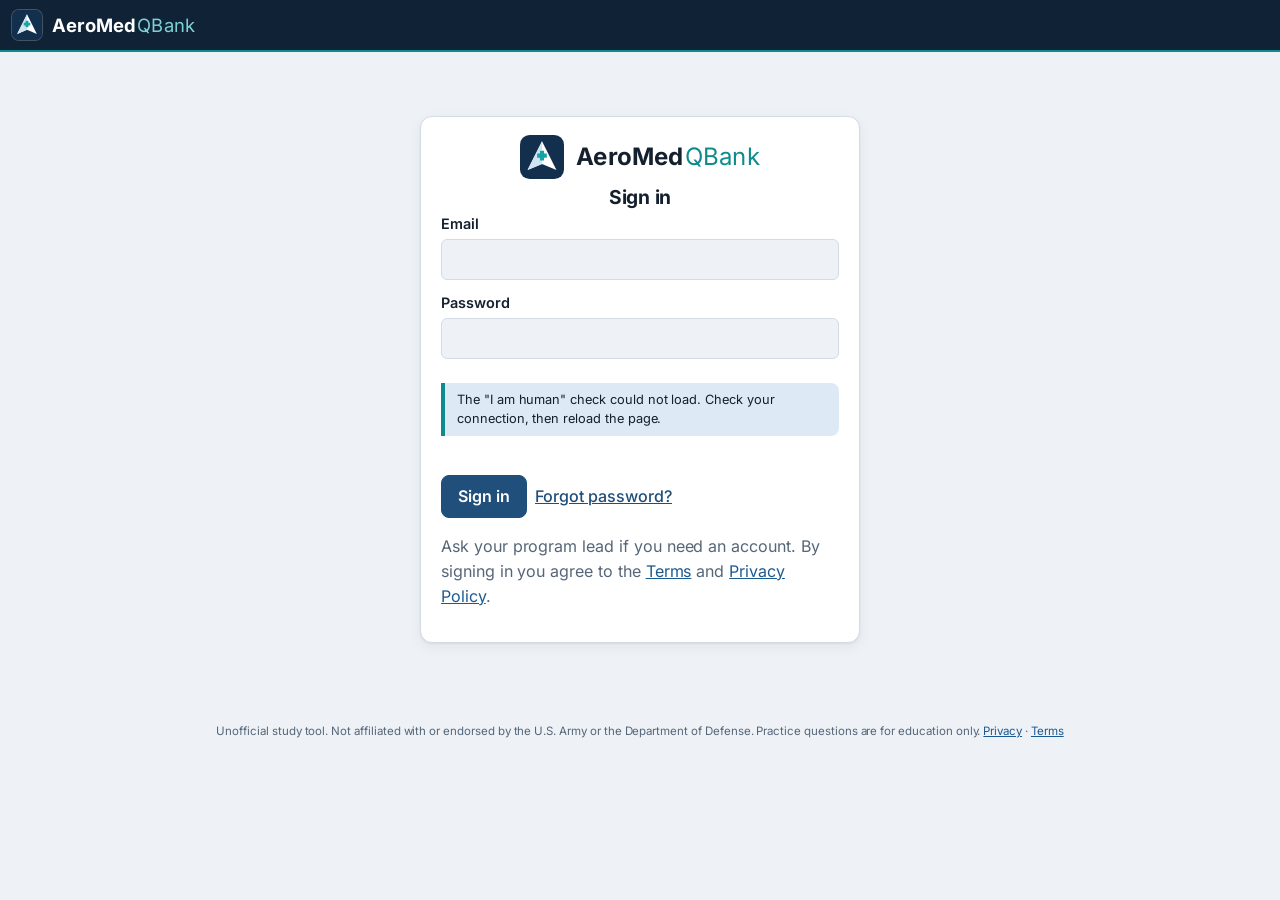
<file: index.html>
<!doctype html>
<html lang="en" data-palette="navy">
<head>
<meta charset="utf-8">
<meta http-equiv="Content-Security-Policy" content="default-src 'self'; script-src 'self' https://hcaptcha.com https://*.hcaptcha.com; style-src 'self' 'unsafe-inline' https://hcaptcha.com https://*.hcaptcha.com; img-src 'self' blob: data:; font-src 'self'; connect-src 'self' https://bwviyjxwudylovtjqvyf.supabase.co https://hcaptcha.com https://*.hcaptcha.com; manifest-src 'self'; worker-src 'self'; object-src 'none'; base-uri 'self'; form-action 'self'; frame-src https://hcaptcha.com https://*.hcaptcha.com">
<meta name="viewport" content="width=device-width, initial-scale=1">
<title>AeroMedQBank</title>
<meta name="theme-color" content="#0f2236">
<meta name="description" content="Board-prep question bank for aerospace, occupational, and preventive medicine residents.">
<link rel="manifest" href="manifest.webmanifest">
<link rel="icon" type="image/svg+xml" href="icons/logo.svg">
<link rel="icon" type="image/png" href="icons/icon-192.png">
<link rel="apple-touch-icon" href="icons/apple-touch-icon.png">
<meta name="apple-mobile-web-app-capable" content="yes">
<meta name="apple-mobile-web-app-title" content="AeroMedQBank">
<link rel="stylesheet" href="css/style.css">
</head>
<body>
<header class="top">
  <h1 class="sr" id="page-title">AeroMedQBank</h1>
  <a class="brand" href="#/"><img class="logo" src="icons/logo.svg" alt="" width="30" height="30"><span class="wordmark">AeroMed<b>QBank</b></span><span class="probadge" id="pro-badge" hidden>PRO<span class="sr"> account</span></span><span class="probadge" id="role-badge" hidden></span></a>
  <nav>
    <span class="navdash"><a href="#/">Dashboard</a></span>
    <a href="#/create">New Test</a>
    <a href="#/lessons">Lessons</a>
    <a href="#/cards">Flashcards</a>
    <a href="#/skills" id="nav-skills" hidden>Clinical skills</a>
    <div class="secgroup" id="secgroup">
      <a href="#/history">History</a>
      <a href="#/highlights">Highlights</a>
      <a href="#/support" id="nav-support" hidden>Support<span id="support-badge" class="navbadge" hidden></span></a>
      <a href="#/admin" id="nav-admin" hidden>Admin</a>
      <a href="#/settings">Settings</a>
    </div>
    <button type="button" id="nav-more" class="navmore" aria-expanded="false" aria-controls="secgroup">More</button>
  </nav>
  <div class="viewsw" id="viewsw" hidden><button type="button" id="viewsw-btn" class="viewsw-btn" aria-haspopup="true" aria-expanded="false" aria-controls="viewsw-menu"><span class="viewsw-l">View as</span> <b id="viewsw-cur">Admin</b> <span aria-hidden="true">&#9662;</span></button><div id="viewsw-menu" class="viewmenu" role="menu" aria-label="View the app as" hidden></div></div>
  <div id="timer" class="timer" hidden></div>
</header>
<main id="app" aria-live="polite"></main>
<footer class="foot">Unofficial study tool. Not affiliated with or endorsed by the U.S. Army or the Department of Defense. Practice questions are for education only. <a href="privacy.html">Privacy</a> &middot; <a href="terms.html">Terms</a></footer>
<script src="js/store.js"></script>
<script src="js/cloud.js"></script>
<script src="js/qvalidate.js"></script>
<script src="js/related.js"></script>
<script src="js/links.js"></script>
<script src="js/cardsched.js"></script>
<script src="js/cvalidate.js"></script>
<script src="js/calc.js"></script>
<script src="js/calcui.js"></script>
<script src="js/hl.js"></script>
<script src="js/richtext.js"></script>
<script src="js/syncmerge.js"></script>
<script src="js/captcha.js"></script>
<script src="js/perf.js"></script>
<script src="js/onthisday-data.js"></script>
<script src="js/onthisday.js"></script>
<script src="js/itemstats.js"></script>
<script src="js/insights.js"></script>
<script src="js/outlines-data.js"></script>
<script src="js/objectives.js"></script>
<script src="js/outlinechart.js"></script>
<script src="js/groupby.js"></script>
<script src="js/bankmap.js"></script>
<script src="js/testobjectives.js"></script>
<script src="js/lvalidate.js"></script>
<script src="js/mascot.js"></script>
<script src="js/hlui.js"></script>
<script src="js/handoff.js"></script>
<script src="js/mycards.js"></script>
<script src="js/notebook.js"></script>
<script src="js/lessons.js"></script>
<script src="js/skills.js"></script>
<script src="js/viewas.js"></script>
<script src="js/cards.js"></script>
<script src="js/program.js"></script>
<script src="js/objpicker.js"></script>
<script src="js/admin.js"></script>
<script src="js/adminitems.js"></script>
<script src="js/adminlessons.js"></script>
<script src="js/admincards.js"></script>
<script src="js/inbox.js"></script>
<script src="js/changes.js"></script>
<script src="js/reviewperf.js"></script>
<script src="js/support.js"></script>
<script src="js/app.js"></script>
</body>
</html>
</file>
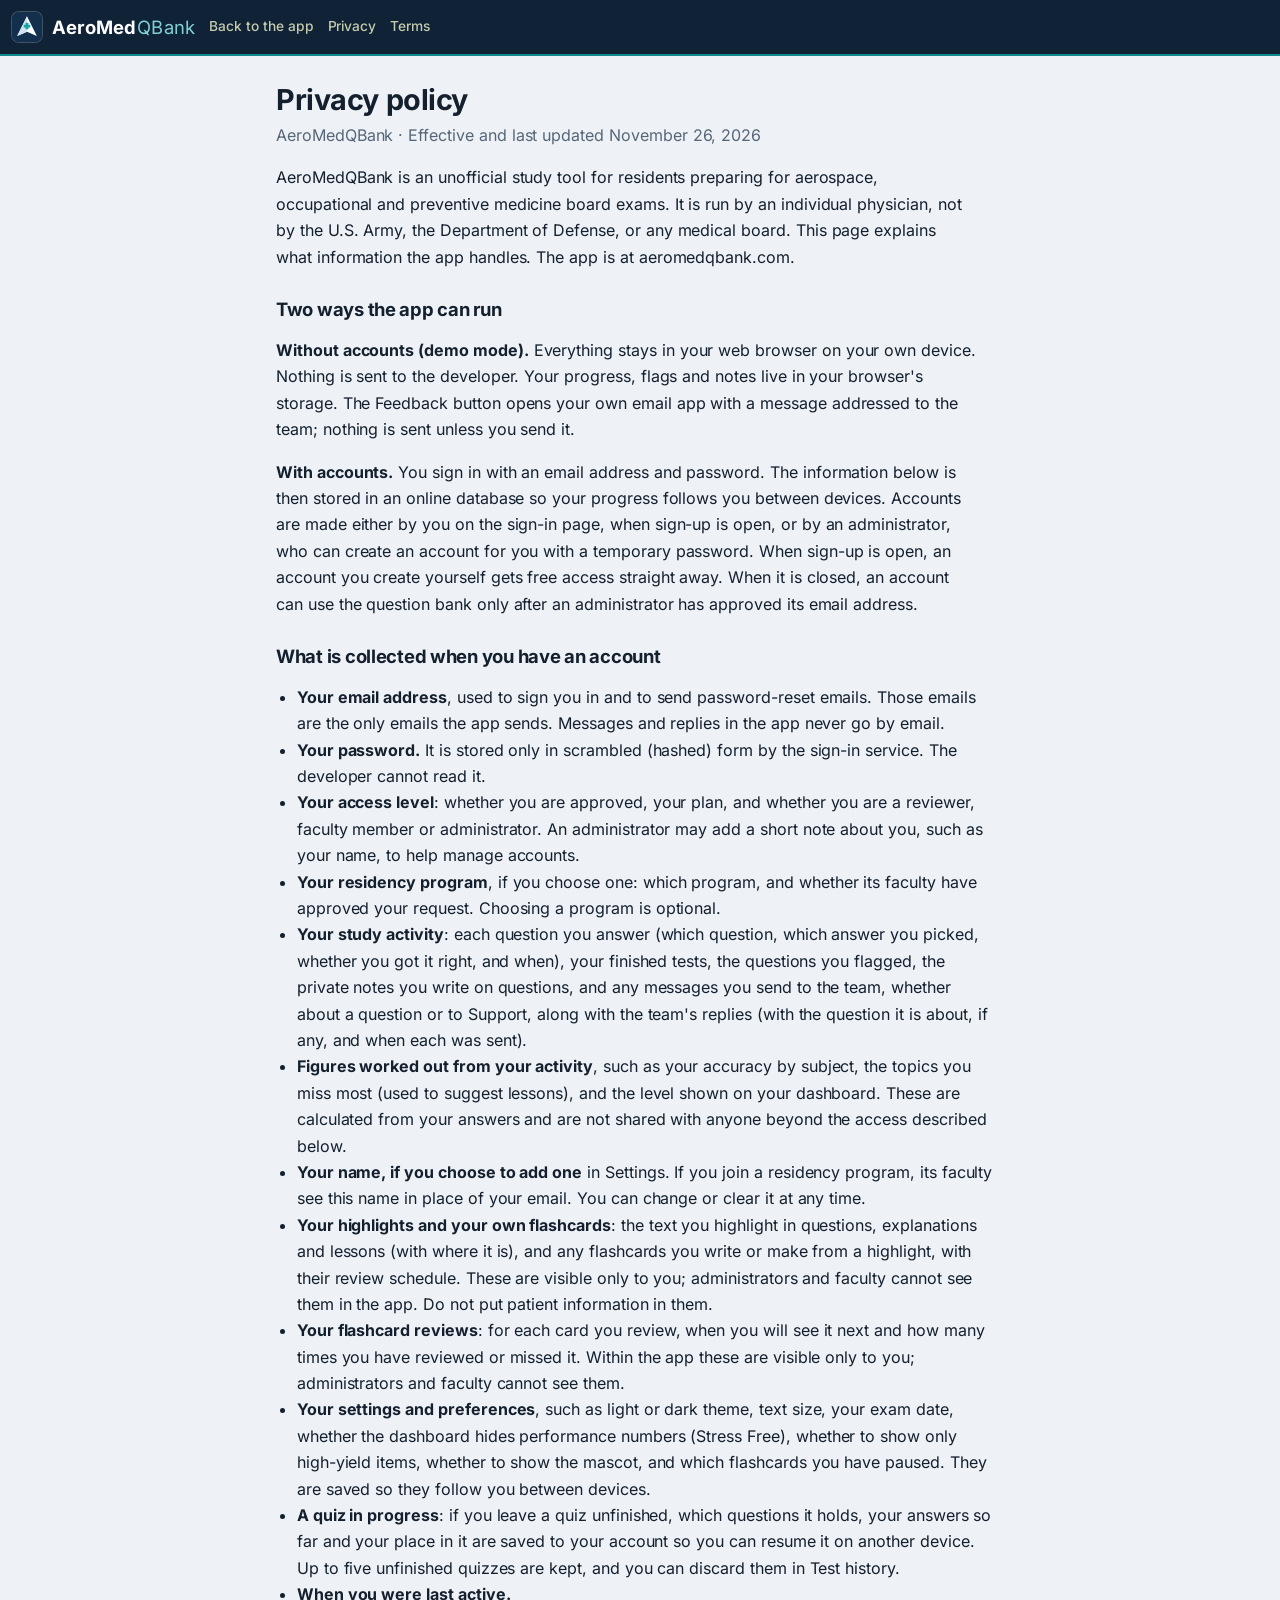
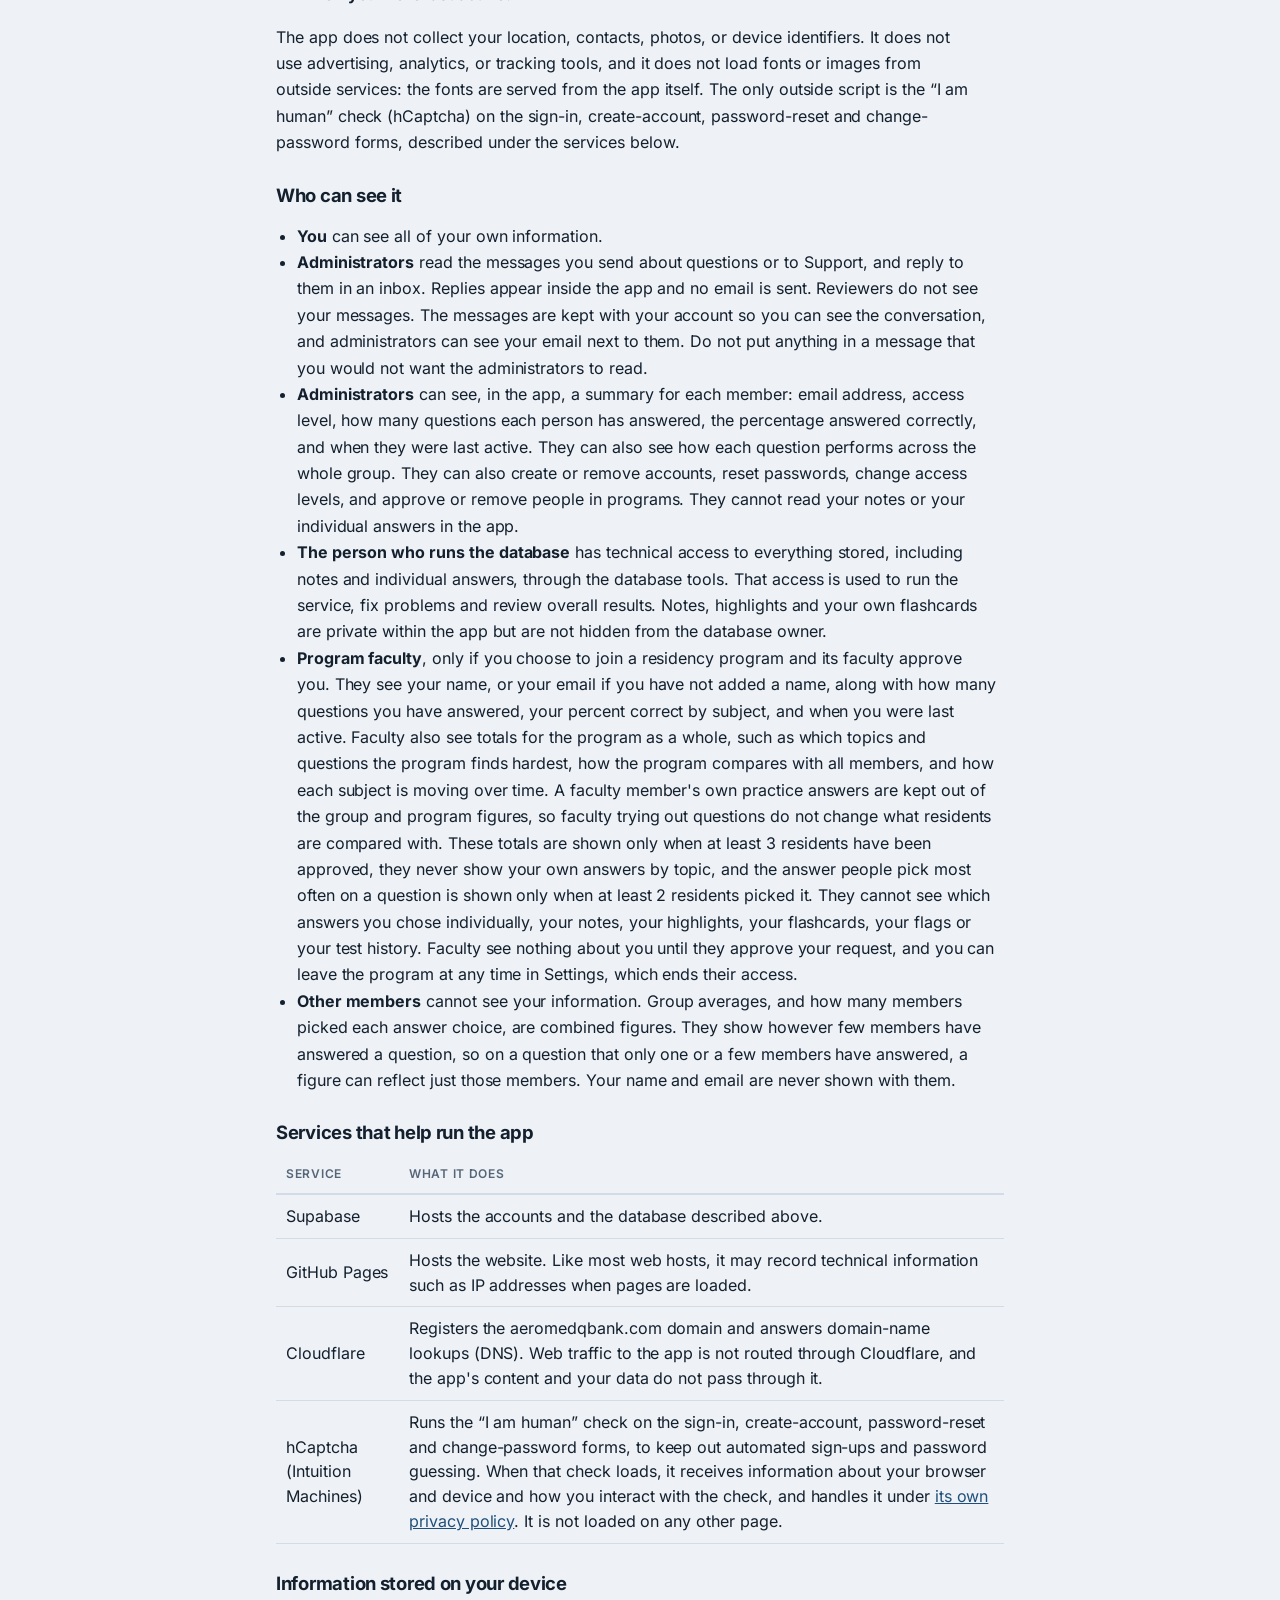
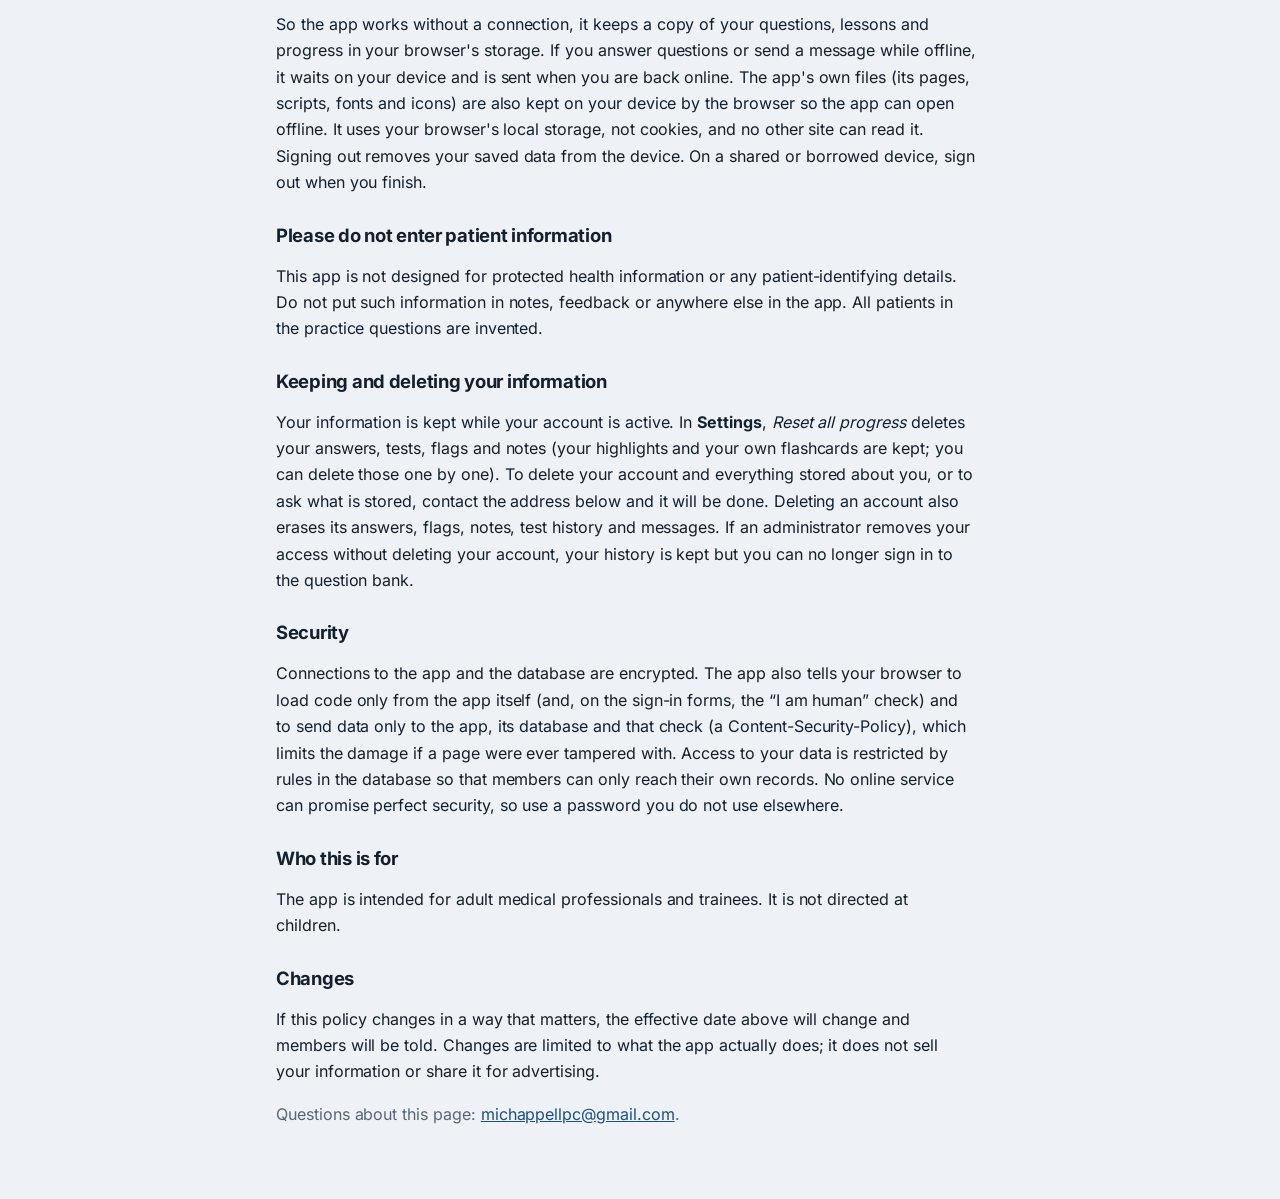
<file: privacy.html>
<!doctype html>
<html lang="en" data-palette="navy">
<head>
<meta charset="utf-8">
<meta http-equiv="Content-Security-Policy" content="default-src 'self'; script-src 'self'; style-src 'self' 'unsafe-inline'; img-src 'self' blob: data:; font-src 'self'; connect-src 'self' https://bwviyjxwudylovtjqvyf.supabase.co; manifest-src 'self'; worker-src 'self'; object-src 'none'; base-uri 'self'; form-action 'self'; frame-src 'none'">
<meta name="viewport" content="width=device-width, initial-scale=1">
<title>Privacy policy | AeroMedQBank</title>
<meta name="theme-color" content="#0f2236">
<link rel="icon" type="image/png" href="icons/icon-192.png">
<link rel="stylesheet" href="css/style.css">
<style>
  body.legal main{max-width:760px;margin:0 auto;padding:20px 16px 56px}
  body.legal h1{font-size:1.8rem;margin-bottom:4px}
  body.legal h2{font-size:1.15rem;margin-top:28px}
  body.legal p,body.legal li{line-height:1.65;max-width:70ch}
  body.legal ul{padding-left:1.3em}
  body.legal .meta{color:var(--muted);margin-top:0}
  body.legal table{margin:12px 0}
  body.legal main a{color:var(--accent)}
  .skip{position:absolute;left:-999px}.skip:focus{left:8px;top:8px;background:var(--card);padding:8px;z-index:10}
</style>
</head>
<body class="legal">
<a class="skip" href="#main">Skip to content</a>
<header class="top"><a class="brand" href="./"><img class="logo" src="icons/logo.svg" alt="" width="30" height="30"><span class="wordmark">AeroMed<b>QBank</b></span></a><nav aria-label="Legal pages"><a href="./">Back to the app</a><a href="privacy.html">Privacy</a><a href="terms.html">Terms</a></nav></header>
<main id="main">
<h1>Privacy policy</h1>
<p class="meta">AeroMedQBank &middot; Effective and last updated November 26, 2026</p>
<p>AeroMedQBank is an unofficial study tool for residents preparing for aerospace, occupational and preventive medicine board exams. It is run by an individual physician, not by the U.S. Army, the Department of Defense, or any medical board. This page explains what information the app handles. The app is at aeromedqbank.com.</p>

<h2>Two ways the app can run</h2>
<p><strong>Without accounts (demo mode).</strong> Everything stays in your web browser on your own device. Nothing is sent to the developer. Your progress, flags and notes live in your browser's storage. The Feedback button opens your own email app with a message addressed to the team; nothing is sent unless you send it.</p>
<p><strong>With accounts.</strong> You sign in with an email address and password. The information below is then stored in an online database so your progress follows you between devices. Accounts are made either by you on the sign-in page, when sign-up is open, or by an administrator, who can create an account for you with a temporary password. When sign-up is open, an account you create yourself gets free access straight away. When it is closed, an account can use the question bank only after an administrator has approved its email address.</p>

<h2>What is collected when you have an account</h2>
<ul>
<li><strong>Your email address</strong>, used to sign you in and to send password-reset emails. Those emails are the only emails the app sends. Messages and replies in the app never go by email.</li>
<li><strong>Your password.</strong> It is stored only in scrambled (hashed) form by the sign-in service. The developer cannot read it.</li>
<li><strong>Your access level</strong>: whether you are approved, your plan, and whether you are a reviewer, faculty member or administrator. An administrator may add a short note about you, such as your name, to help manage accounts.</li>
<li><strong>Your residency program</strong>, if you choose one: which program, and whether its faculty have approved your request. Choosing a program is optional.</li>
<li><strong>Your study activity</strong>: each question you answer (which question, which answer you picked, whether you got it right, and when), your finished tests, the questions you flagged, the private notes you write on questions, and any messages you send to the team, whether about a question or to Support, along with the team's replies (with the question it is about, if any, and when each was sent).</li>
<li><strong>Figures worked out from your activity</strong>, such as your accuracy by subject, the topics you miss most (used to suggest lessons), and the level shown on your dashboard. These are calculated from your answers and are not shared with anyone beyond the access described below.</li>
<li><strong>Your name, if you choose to add one</strong> in Settings. If you join a residency program, its faculty see this name in place of your email. You can change or clear it at any time.</li>
<li><strong>Your highlights and your own flashcards</strong>: the text you highlight in questions, explanations and lessons (with where it is), and any flashcards you write or make from a highlight, with their review schedule. These are visible only to you; administrators and faculty cannot see them in the app. Do not put patient information in them.</li>
<li><strong>Your flashcard reviews</strong>: for each card you review, when you will see it next and how many times you have reviewed or missed it. Within the app these are visible only to you; administrators and faculty cannot see them.</li>
<li><strong>Your settings and preferences</strong>, such as light or dark theme, text size, your exam date, whether the dashboard hides performance numbers (Stress Free), whether to show only high-yield items, whether to show the mascot, and which flashcards you have paused. They are saved so they follow you between devices.</li>
<li><strong>A quiz in progress</strong>: if you leave a quiz unfinished, which questions it holds, your answers so far and your place in it are saved to your account so you can resume it on another device. Up to five unfinished quizzes are kept, and you can discard them in Test history.</li>
<li><strong>When you were last active.</strong></li>
</ul>
<p>The app does not collect your location, contacts, photos, or device identifiers. It does not use advertising, analytics, or tracking tools, and it does not load fonts or images from outside services: the fonts are served from the app itself. The only outside script is the &ldquo;I am human&rdquo; check (hCaptcha) on the sign-in, create-account, password-reset and change-password forms, described under the services below.</p>

<h2>Who can see it</h2>
<ul>
<li><strong>You</strong> can see all of your own information.</li>
<li><strong>Administrators</strong> read the messages you send about questions or to Support, and reply to them in an inbox. Replies appear inside the app and no email is sent. Reviewers do not see your messages. The messages are kept with your account so you can see the conversation, and administrators can see your email next to them. Do not put anything in a message that you would not want the administrators to read.</li>
<li><strong>Administrators</strong> can see, in the app, a summary for each member: email address, access level, how many questions each person has answered, the percentage answered correctly, and when they were last active. They can also see how each question performs across the whole group. They can also create or remove accounts, reset passwords, change access levels, and approve or remove people in programs. They cannot read your notes or your individual answers in the app.</li>
<li><strong>The person who runs the database</strong> has technical access to everything stored, including notes and individual answers, through the database tools. That access is used to run the service, fix problems and review overall results. Notes, highlights and your own flashcards are private within the app but are not hidden from the database owner.</li>
<li><strong>Program faculty</strong>, only if you choose to join a residency program and its faculty approve you. They see your name, or your email if you have not added a name, along with how many questions you have answered, your percent correct by subject, and when you were last active. Faculty also see totals for the program as a whole, such as which topics and questions the program finds hardest, how the program compares with all members, and how each subject is moving over time. A faculty member's own practice answers are kept out of the group and program figures, so faculty trying out questions do not change what residents are compared with. These totals are shown only when at least 3 residents have been approved, they never show your own answers by topic, and the answer people pick most often on a question is shown only when at least 2 residents picked it. They cannot see which answers you chose individually, your notes, your highlights, your flashcards, your flags or your test history. Faculty see nothing about you until they approve your request, and you can leave the program at any time in Settings, which ends their access.</li>
<li><strong>Other members</strong> cannot see your information. Group averages, and how many members picked each answer choice, are combined figures. They show however few members have answered a question, so on a question that only one or a few members have answered, a figure can reflect just those members. Your name and email are never shown with them.</li>
</ul>

<h2>Services that help run the app</h2>
<table>
<thead><tr><th>Service</th><th>What it does</th></tr></thead>
<tbody>
<tr><td>Supabase</td><td>Hosts the accounts and the database described above.</td></tr>
<tr><td>GitHub Pages</td><td>Hosts the website. Like most web hosts, it may record technical information such as IP addresses when pages are loaded.</td></tr>
<tr><td>Cloudflare</td><td>Registers the aeromedqbank.com domain and answers domain-name lookups (DNS). Web traffic to the app is not routed through Cloudflare, and the app's content and your data do not pass through it.</td></tr>
<tr><td>hCaptcha (Intuition Machines)</td><td>Runs the &ldquo;I am human&rdquo; check on the sign-in, create-account, password-reset and change-password forms, to keep out automated sign-ups and password guessing. When that check loads, it receives information about your browser and device and how you interact with the check, and handles it under <a href="https://www.hcaptcha.com/privacy" rel="noopener" target="_blank">its own privacy policy</a>. It is not loaded on any other page.</td></tr>
</tbody></table>

<h2>Information stored on your device</h2>
<p>So the app works without a connection, it keeps a copy of your questions, lessons and progress in your browser's storage. If you answer questions or send a message while offline, it waits on your device and is sent when you are back online. The app's own files (its pages, scripts, fonts and icons) are also kept on your device by the browser so the app can open offline. It uses your browser's local storage, not cookies, and no other site can read it. Signing out removes your saved data from the device. On a shared or borrowed device, sign out when you finish.</p>

<h2>Please do not enter patient information</h2>
<p>This app is not designed for protected health information or any patient-identifying details. Do not put such information in notes, feedback or anywhere else in the app. All patients in the practice questions are invented.</p>

<h2>Keeping and deleting your information</h2>
<p>Your information is kept while your account is active. In <strong>Settings</strong>, <em>Reset all progress</em> deletes your answers, tests, flags and notes (your highlights and your own flashcards are kept; you can delete those one by one). To delete your account and everything stored about you, or to ask what is stored, contact the address below and it will be done. Deleting an account also erases its answers, flags, notes, test history and messages. If an administrator removes your access without deleting your account, your history is kept but you can no longer sign in to the question bank.</p>

<h2>Security</h2>
<p>Connections to the app and the database are encrypted. The app also tells your browser to load code only from the app itself (and, on the sign-in forms, the &ldquo;I am human&rdquo; check) and to send data only to the app, its database and that check (a Content-Security-Policy), which limits the damage if a page were ever tampered with. Access to your data is restricted by rules in the database so that members can only reach their own records. No online service can promise perfect security, so use a password you do not use elsewhere.</p>

<h2>Who this is for</h2>
<p>The app is intended for adult medical professionals and trainees. It is not directed at children.</p>

<h2>Changes</h2>
<p>If this policy changes in a way that matters, the effective date above will change and members will be told. Changes are limited to what the app actually does; it does not sell your information or share it for advertising.</p>

<p class="meta">Questions about this page: <span class="contact">the person who invited you to the app</span>.</p>
</main>
<script src="js/legal.js"></script>
</body>
</html>
</file>
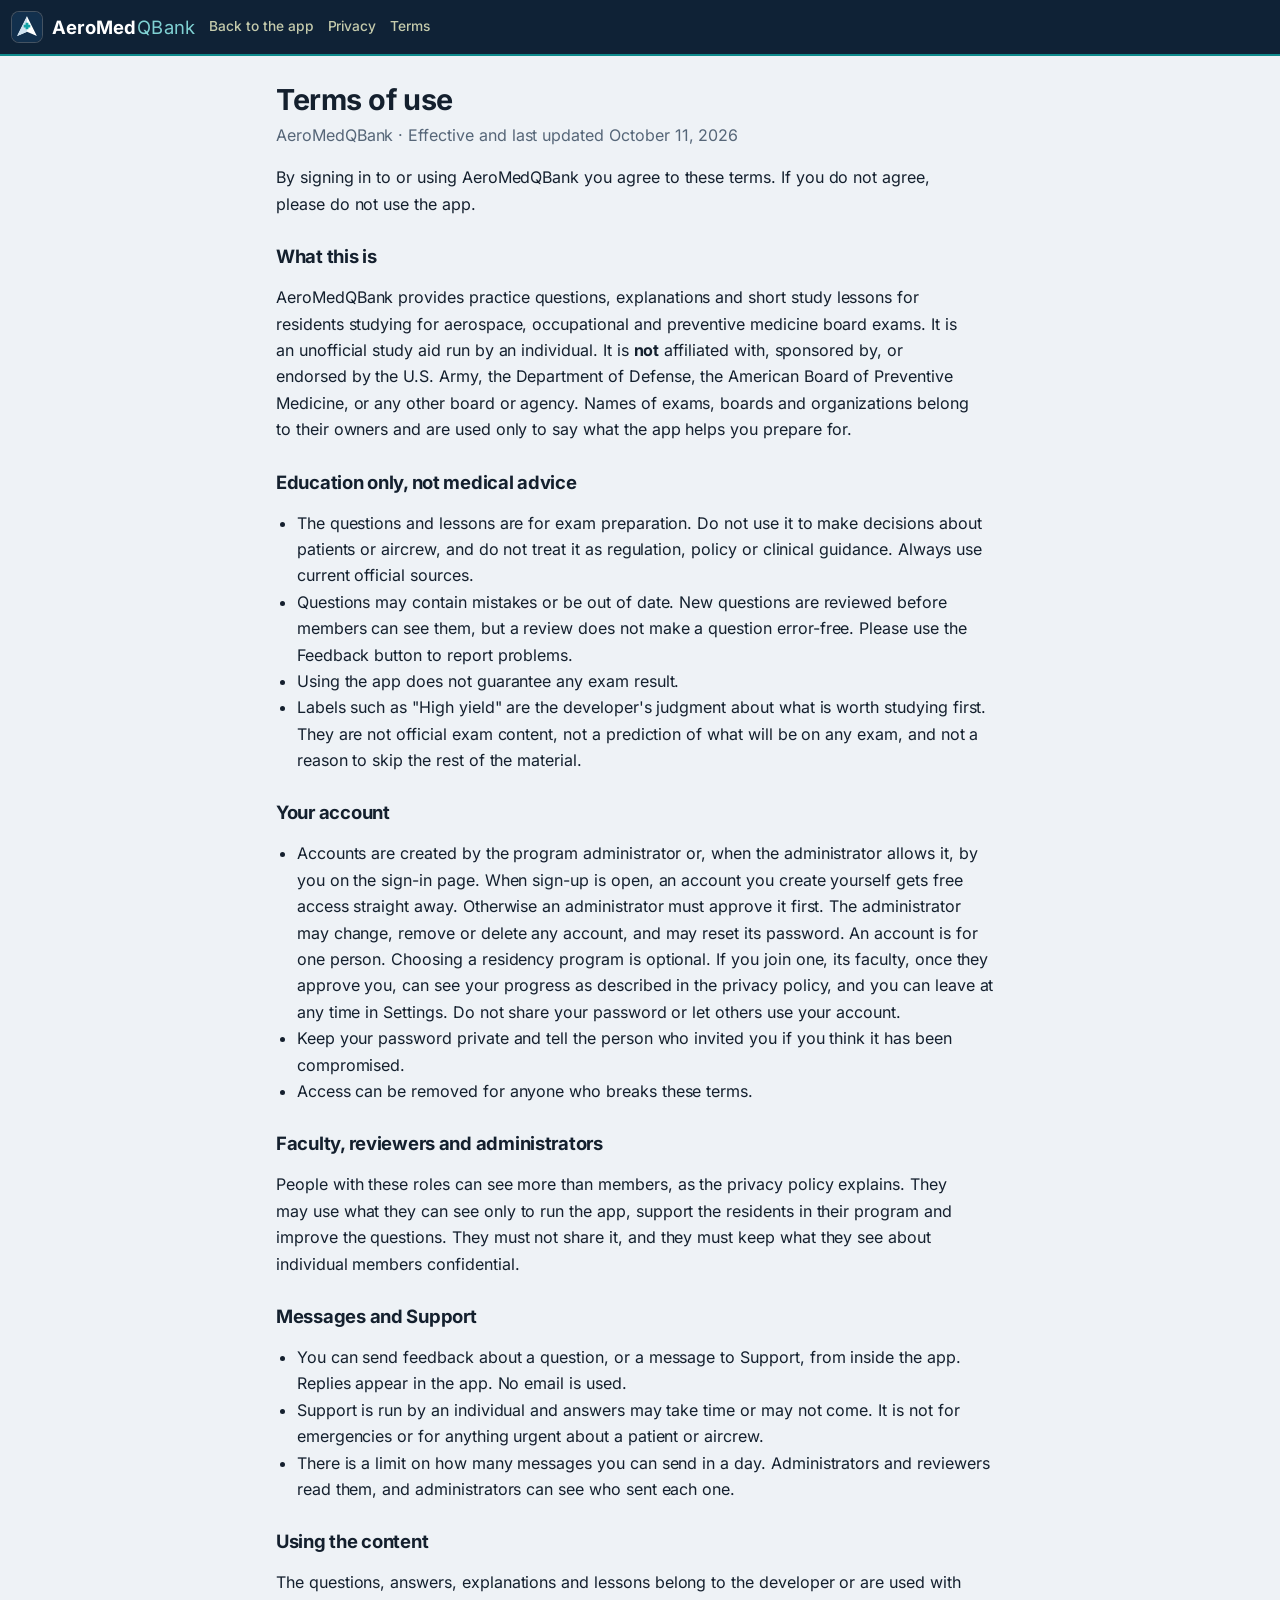
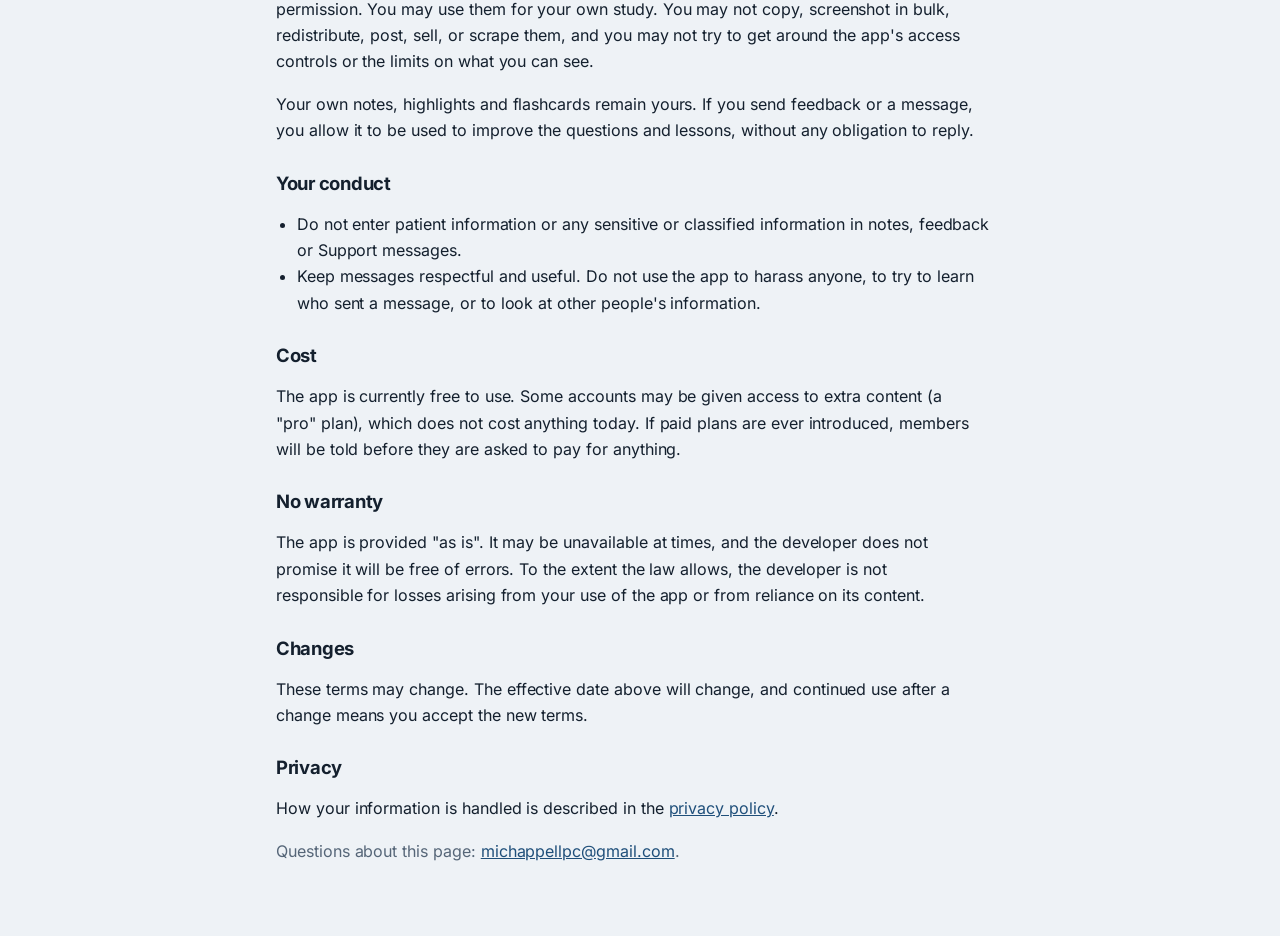
<file: terms.html>
<!doctype html>
<html lang="en" data-palette="navy">
<head>
<meta charset="utf-8">
<meta http-equiv="Content-Security-Policy" content="default-src 'self'; script-src 'self'; style-src 'self' 'unsafe-inline'; img-src 'self' blob: data:; font-src 'self'; connect-src 'self' https://bwviyjxwudylovtjqvyf.supabase.co; manifest-src 'self'; worker-src 'self'; object-src 'none'; base-uri 'self'; form-action 'self'; frame-src 'none'">
<meta name="viewport" content="width=device-width, initial-scale=1">
<title>Terms of use | AeroMedQBank</title>
<meta name="theme-color" content="#0f2236">
<link rel="icon" type="image/png" href="icons/icon-192.png">
<link rel="stylesheet" href="css/style.css">
<style>
  body.legal main{max-width:760px;margin:0 auto;padding:20px 16px 56px}
  body.legal h1{font-size:1.8rem;margin-bottom:4px}
  body.legal h2{font-size:1.15rem;margin-top:28px}
  body.legal p,body.legal li{line-height:1.65;max-width:70ch}
  body.legal ul{padding-left:1.3em}
  body.legal .meta{color:var(--muted);margin-top:0}
  body.legal table{margin:12px 0}
  body.legal main a{color:var(--accent)}
  .skip{position:absolute;left:-999px}.skip:focus{left:8px;top:8px;background:var(--card);padding:8px;z-index:10}
</style>
</head>
<body class="legal">
<a class="skip" href="#main">Skip to content</a>
<header class="top"><a class="brand" href="./"><img class="logo" src="icons/logo.svg" alt="" width="30" height="30"><span class="wordmark">AeroMed<b>QBank</b></span></a><nav aria-label="Legal pages"><a href="./">Back to the app</a><a href="privacy.html">Privacy</a><a href="terms.html">Terms</a></nav></header>
<main id="main">
<h1>Terms of use</h1>
<p class="meta">AeroMedQBank &middot; Effective and last updated October 11, 2026</p>
<p>By signing in to or using AeroMedQBank you agree to these terms. If you do not agree, please do not use the app.</p>

<h2>What this is</h2>
<p>AeroMedQBank provides practice questions, explanations and short study lessons for residents studying for aerospace, occupational and preventive medicine board exams. It is an unofficial study aid run by an individual. It is <strong>not</strong> affiliated with, sponsored by, or endorsed by the U.S. Army, the Department of Defense, the American Board of Preventive Medicine, or any other board or agency. Names of exams, boards and organizations belong to their owners and are used only to say what the app helps you prepare for.</p>

<h2>Education only, not medical advice</h2>
<ul>
<li>The questions and lessons are for exam preparation. Do not use it to make decisions about patients or aircrew, and do not treat it as regulation, policy or clinical guidance. Always use current official sources.</li>
<li>Questions may contain mistakes or be out of date. New questions are reviewed before members can see them, but a review does not make a question error-free. Please use the Feedback button to report problems.</li>
<li>Using the app does not guarantee any exam result.</li>
<li>Labels such as "High yield" are the developer's judgment about what is worth studying first. They are not official exam content, not a prediction of what will be on any exam, and not a reason to skip the rest of the material.</li>
</ul>

<h2>Your account</h2>
<ul>
<li>Accounts are created by the program administrator or, when the administrator allows it, by you on the sign-in page. When sign-up is open, an account you create yourself gets free access straight away. Otherwise an administrator must approve it first. The administrator may change, remove or delete any account, and may reset its password. An account is for one person. Choosing a residency program is optional. If you join one, its faculty, once they approve you, can see your progress as described in the privacy policy, and you can leave at any time in Settings. Do not share your password or let others use your account.</li>
<li>Keep your password private and tell the person who invited you if you think it has been compromised.</li>
<li>Access can be removed for anyone who breaks these terms.</li>
</ul>

<h2>Faculty, reviewers and administrators</h2>
<p>People with these roles can see more than members, as the privacy policy explains. They may use what they can see only to run the app, support the residents in their program and improve the questions. They must not share it, and they must keep what they see about individual members confidential.</p>

<h2>Messages and Support</h2>
<ul>
<li>You can send feedback about a question, or a message to Support, from inside the app. Replies appear in the app. No email is used.</li>
<li>Support is run by an individual and answers may take time or may not come. It is not for emergencies or for anything urgent about a patient or aircrew.</li>
<li>There is a limit on how many messages you can send in a day. Administrators and reviewers read them, and administrators can see who sent each one.</li>
</ul>

<h2>Using the content</h2>
<p>The questions, answers, explanations and lessons belong to the developer or are used with permission. You may use them for your own study. You may not copy, screenshot in bulk, redistribute, post, sell, or scrape them, and you may not try to get around the app's access controls or the limits on what you can see.</p>
<p>Your own notes, highlights and flashcards remain yours. If you send feedback or a message, you allow it to be used to improve the questions and lessons, without any obligation to reply.</p>

<h2>Your conduct</h2>
<ul>
<li>Do not enter patient information or any sensitive or classified information in notes, feedback or Support messages.</li>
<li>Keep messages respectful and useful. Do not use the app to harass anyone, to try to learn who sent a message, or to look at other people's information.</li>
</ul>

<h2>Cost</h2>
<p>The app is currently free to use. Some accounts may be given access to extra content (a "pro" plan), which does not cost anything today. If paid plans are ever introduced, members will be told before they are asked to pay for anything.</p>

<h2>No warranty</h2>
<p>The app is provided "as is". It may be unavailable at times, and the developer does not promise it will be free of errors. To the extent the law allows, the developer is not responsible for losses arising from your use of the app or from reliance on its content.</p>

<h2>Changes</h2>
<p>These terms may change. The effective date above will change, and continued use after a change means you accept the new terms.</p>

<h2>Privacy</h2>
<p>How your information is handled is described in the <a href="privacy.html">privacy policy</a>.</p>

<p class="meta">Questions about this page: <span class="contact">the person who invited you to the app</span>.</p>
</main>
<script src="js/legal.js"></script>
</body>
</html>
</file>
<file: css/style.css>
@font-face{font-family:'Stardos Stencil';font-style:normal;font-weight:400;font-display:swap;src:url(../fonts/stardos-stencil-latin-400-normal.woff2) format('woff2')}
@font-face{font-family:'Stardos Stencil';font-style:normal;font-weight:700;font-display:swap;src:url(../fonts/stardos-stencil-latin-700-normal.woff2) format('woff2')}
:root{--bg:#e9e6d6;--card:#f7f5ea;--fg:#22261a;--muted:#5d6348;--line:#cbc6ab;--accent:#4b5320;--btn:#4b5320;--gold:#b98a12;--hdr:#2b3319;--hdrfg:#e8c84e;--good:#4d7a2a;--bad:#a8341f;--warn:#a87516;--sel:#e0e4c6;--sky1:#5d8fcf;--sky2:#86b1de;--sky3:#b9cfe2;--sky4:#f3d3a6;--sky5:#f8b98a;--c:#fff3e2;--q:#f2c9b0;--u:#ffd166;--v:#f2b91f;--j:#7d8b4f;--g:#4b5a2a;--stars:0;--sunday:1;--tag1:#e6e8ea;--tag2:#b9bec3;--px:'Stardos Stencil','Arial Black',Impact,sans-serif}
@media (prefers-color-scheme:dark){:root:not([data-theme=light]){--bg:#11150b;--card:#1a2012;--fg:#e6e8d4;--muted:#98a082;--line:#323a20;--accent:#b7c86e;--btn:#5f7028;--gold:#e0b840;--hdr:#080b05;--hdrfg:#e8c84e;--good:#7fae4a;--bad:#e2705a;--warn:#e0a94a;--sel:#242c16;--sky1:#050a10;--sky2:#0a141c;--sky3:#102028;--sky4:#182f36;--sky5:#23413f;--c:#2f4a55;--q:#233841;--u:#eee9c8;--v:#cfc99f;--j:#1d3324;--g:#111f16;--stars:1;--sunday:0;--tag1:#3b4147;--tag2:#22272c;color-scheme:dark}}
:root[data-theme=dark]{--bg:#11150b;--card:#1a2012;--fg:#e6e8d4;--muted:#98a082;--line:#323a20;--accent:#b7c86e;--btn:#5f7028;--gold:#e0b840;--hdr:#080b05;--hdrfg:#e8c84e;--good:#7fae4a;--bad:#e2705a;--warn:#e0a94a;--sel:#242c16;--sky1:#050a10;--sky2:#0a141c;--sky3:#102028;--sky4:#182f36;--sky5:#23413f;--c:#2f4a55;--q:#233841;--u:#eee9c8;--v:#cfc99f;--j:#1d3324;--g:#111f16;--stars:1;--sunday:0;--tag1:#3b4147;--tag2:#22272c;color-scheme:dark}
*{box-sizing:border-box}
body{margin:0;background:var(--bg);color:var(--fg);font:16px/1.5 system-ui,-apple-system,Segoe UI,Roboto,sans-serif}
.top{display:flex;align-items:center;gap:16px;padding:10px 16px;background:var(--card);border-bottom:1px solid var(--line);position:sticky;top:env(safe-area-inset-top,0px);z-index:5;flex-wrap:wrap}
.brand{font-family:var(--px);font-size:.8rem;font-weight:400;color:var(--fg);text-decoration:none}
nav{display:flex;gap:14px;flex:1;flex-wrap:wrap}nav a{color:var(--muted);text-decoration:none}nav a:hover{color:var(--accent)}
.timer{font-variant-numeric:tabular-nums;font-weight:600}
main{max-width:1000px;margin:0 auto;padding:16px}
.card{background:var(--card);border:1px solid var(--line);border-radius:10px;padding:16px;margin-bottom:16px}
h1,h2,h3{margin:.2em 0 .6em}
.grid{display:grid;gap:12px;grid-template-columns:repeat(auto-fit,minmax(180px,1fr))}
.stat{text-align:center}.stat b{display:block;font-size:1.8rem}.muted{color:var(--muted)}
button,.btn{font:inherit;padding:8px 14px;border-radius:8px;border:1px solid var(--line);background:var(--card);color:var(--fg);cursor:pointer;text-decoration:none;display:inline-block}
button.primary,.btn.primary{background:var(--accent);border-color:var(--accent);color:#fff}
button.danger{color:var(--bad)}button:disabled{opacity:.5;cursor:not-allowed}
.row{display:flex;gap:8px;flex-wrap:wrap;align-items:center}.spread{justify-content:space-between}
.bar{height:10px;background:var(--line);border-radius:6px;overflow:hidden}.bar>i{display:block;height:100%;background:var(--good)}
table{width:100%;border-collapse:collapse}th,td{text-align:left;padding:6px 8px;border-bottom:1px solid var(--line)}
.opt{display:flex;gap:10px;align-items:flex-start;padding:10px 12px;border:1px solid var(--line);border-radius:8px;margin:8px 0;cursor:pointer;background:var(--card)}
.opt:hover{border-color:var(--accent)}.opt.sel{background:var(--sel);border-color:var(--accent)}
.opt.correct{border-color:var(--good);background:color-mix(in srgb,var(--good) 15%,var(--card))}
.opt.wrong{border-color:var(--bad);background:color-mix(in srgb,var(--bad) 15%,var(--card))}
.opt.struck .txt{text-decoration:line-through;opacity:.55}
.opt .k{font-weight:700;min-width:1.4em}.opt .txt{flex:1}.opt .x{opacity:.4;background:none;border:0;padding:0 4px}
.stem{white-space:pre-wrap;font-size:1.05rem}
.expl{border-left:4px solid var(--accent);padding:8px 14px;margin-top:14px;background:var(--sel);border-radius:0 8px 8px 0;white-space:pre-wrap}
.nav{display:flex;flex-wrap:wrap;gap:6px}
.nav button{width:38px;padding:6px 0;text-align:center}
.nav .cur{outline:2px solid var(--accent)}.nav .ans{background:var(--sel)}.nav .flag{border-color:var(--warn)}
.nav .ok{background:color-mix(in srgb,var(--good) 25%,var(--card))}.nav .no{background:color-mix(in srgb,var(--bad) 25%,var(--card))}
label.chk{display:flex;gap:8px;align-items:center;margin:4px 0}
fieldset{border:1px solid var(--line);border-radius:8px;margin:0 0 12px}legend{padding:0 6px;font-weight:600}
textarea,input[type=number],select{font:inherit;color:var(--fg);background:var(--bg);border:1px solid var(--line);border-radius:6px;padding:6px;width:100%}
input[type=number]{width:90px}
.tag{font-size:.75rem;padding:2px 8px;border-radius:99px;background:var(--sel);color:var(--accent);margin-right:6px}
.flagbtn.on{color:var(--warn);border-color:var(--warn)}
@media(max-width:600px){main{padding:10px}}

.modal{position:fixed;inset:0;background:rgba(0,0,0,.5);display:flex;align-items:center;justify-content:center;padding:16px;z-index:20}.modal .card{max-width:420px;margin:0}

.stat b{font-family:var(--px);font-size:1.3rem;font-weight:400}
.scene{position:relative;height:210px;overflow:hidden;border-radius:12px;border:1px solid var(--line);margin-bottom:16px;
  background:linear-gradient(to bottom,var(--sky1) 0 20%,var(--sky2) 20% 40%,var(--sky3) 40% 60%,var(--sky4) 60% 80%,var(--sky5) 80% 100%)}
.scene .px{display:block}
.scene .sun{position:absolute;right:9%;top:22px}
.scene .sun-day{display:block;opacity:var(--sunday)}
.scene .sun-night{position:absolute;left:0;top:0;opacity:calc(1 - var(--sunday))}
.scene .cloud{position:absolute;color:var(--c);animation:drift linear infinite;transform:translateX(-150%)}
.scene .star{position:absolute;opacity:var(--stars)}
.scene .bird{position:absolute;left:0;animation:fly linear infinite;transform:translateX(-120%)}
.scene .hills{position:absolute;left:50%;transform:translateX(-50%);line-height:0}
.scene .hills.far{bottom:0}.scene .hills.near{bottom:0}
.scene-slot{position:absolute;left:18px;bottom:8px;right:14px;z-index:2}
.mascot{display:flex;align-items:flex-end;gap:10px}
.sprite{flex:none}
.bubble{position:relative;background:var(--card);color:var(--fg);border:2px solid var(--fg);border-radius:12px;padding:9px 13px;max-width:min(340px,60vw);font-size:.92rem;line-height:1.35;margin-bottom:56px}
.bubble::before{content:"";position:absolute;left:-8px;bottom:14px;width:12px;height:12px;background:var(--card);border-left:2px solid var(--fg);border-bottom:2px solid var(--fg);transform:rotate(45deg)}
.coach{position:fixed;right:12px;bottom:calc(8px + env(safe-area-inset-bottom,0px));z-index:4;pointer-events:none}
.coach .mascot{flex-direction:row-reverse}.coach .bubble{margin-bottom:34px;max-width:min(250px,50vw);font-size:.85rem}
.coach .bubble::before{left:auto;right:-8px;transform:rotate(-135deg)}
#res-mascot .mascot{margin-bottom:6px}#res-mascot .bubble{margin-bottom:44px}
.bob .sprite{animation:bob 2.4s steps(2,end) infinite}
@keyframes bob{50%{transform:translateY(-4px)}}
@keyframes drift{from{transform:translateX(-150%)}to{transform:translateX(calc(100vw + 20%))}}
@keyframes fly{from{transform:translateX(-120%)}to{transform:translateX(100vw)}}
@media(prefers-reduced-motion:reduce){.scene .cloud,.scene .bird,.bob .sprite{animation:none;transform:none}.scene .bird{left:55%}}
@media(max-width:600px){.scene{height:190px}.scene-slot .sprite{width:120px;height:auto}.bubble{margin-bottom:40px}}

/* ---- Army theme ---- */
h1,h2,h3{font-family:var(--px);letter-spacing:.05em;text-transform:uppercase}
.top{background:var(--hdr);border-bottom:3px solid var(--gold)}
.brand{font-family:var(--px);font-weight:700;font-size:1.15rem;letter-spacing:.1em;color:var(--hdrfg)}
.brand .star{color:var(--gold)}
nav a{color:#c5cbac}nav a:hover{color:var(--hdrfg)}.timer{color:#fff;font-family:var(--px)}
button.primary,.btn.primary{background:var(--btn);border-color:var(--btn);color:#fff;font-family:var(--px);font-weight:700;letter-spacing:.06em;text-transform:uppercase}
.card{background:var(--card)}
.stat{position:relative;padding-top:30px;background:linear-gradient(160deg,var(--tag1),var(--tag2));border-radius:16px;border-color:var(--tag2)}
.stat::before{content:"";position:absolute;top:9px;left:50%;width:12px;height:12px;margin-left:-6px;border-radius:50%;background:var(--bg);box-shadow:inset 0 1px 3px rgba(0,0,0,.5)}
.stat b{font-family:var(--px);font-weight:700;font-size:1.9rem;letter-spacing:.03em}
.stat span{color:var(--fg);opacity:.8}
.insignia{flex:none;image-rendering:pixelated}
.bar>i{background:var(--good)}
.foot{max-width:1000px;margin:8px auto 28px;padding:0 16px;color:var(--muted);font-size:.75rem;text-align:center}
.scene{height:220px;border-color:var(--hdr)}
.scene .sun{top:96px;right:10%}.scene .sun-night{top:-72px}
.scene-label{position:absolute;right:14px;bottom:8px;text-align:right;z-index:3;font-family:var(--px);font-weight:700;letter-spacing:.14em;font-size:1rem;color:#fff;text-shadow:0 1px 0 rgba(0,0,0,.5)}
.scene-label span{display:block;font-family:system-ui,sans-serif;font-weight:600;font-size:.62rem;letter-spacing:.14em;text-transform:uppercase;opacity:.92}
.scene .heli{position:absolute;top:42px;left:0;animation:fly 20s linear infinite;transform:translateX(-120%)}
.scene .heli .hf{display:block}.scene .heli .hf.b{position:absolute;left:0;top:0;animation:rotorB .18s steps(1) infinite}.scene .heli .hf.a{animation:rotorA .18s steps(1) infinite}
@keyframes rotorA{0%{opacity:1}50%{opacity:0}}
@keyframes rotorB{0%{opacity:0}50%{opacity:1}}
@media(prefers-reduced-motion:reduce){.scene .heli{animation:none;transform:none;left:58%}.scene .heli .hf.a,.scene .heli .hf.b{animation:none}.scene .heli .hf.b{opacity:0}}
@media(max-width:600px){.scene{height:200px}.scene-label{font-size:.85rem}}

.qimg{display:block;max-width:100%;max-height:340px;margin:8px 0;border:1px solid var(--line);border-radius:8px;cursor:zoom-in;background:#fff}
.modal.zoom .card{max-width:min(96vw,900px);max-height:92vh;overflow:auto}.modal.zoom img{display:block;max-width:100%;margin:0 auto 10px;background:#fff}
.tag.draft{background:var(--warn);color:#000}

nav a.on{color:var(--hdrfg);font-weight:700}
@media(max-width:600px){
  .top{flex-wrap:nowrap;padding:8px 14px}
  .brand{font-size:1rem}.timer{margin-left:auto}
  nav{position:fixed;left:0;right:0;bottom:0;z-index:6;gap:0;flex:none;justify-content:space-around;background:var(--hdr);border-top:3px solid var(--gold);padding:6px 0 calc(6px + env(safe-area-inset-bottom,0px))}
  nav a{flex:1;text-align:center;padding:10px 4px;font-size:.85rem}
  main{padding-bottom:84px}
  .coach{bottom:calc(72px + env(safe-area-inset-bottom,0px))}
  .grid{grid-template-columns:repeat(2,1fr);gap:10px}
  .stat{padding:28px 8px 12px}.stat b{font-size:1.5rem}
  .scene-label{top:8px;bottom:auto;right:12px}.scene-label span{display:none}
  .foot{padding-bottom:70px}
}

.fb{width:min(520px,100%);margin:0;max-height:92vh;overflow:auto}
.fb label{display:block;margin:12px 0 4px;font-weight:600}
.fb textarea,.fb select,.fb input[type=text]{width:100%}
.fb input[type=text]{font:inherit;color:var(--fg);background:var(--bg);border:1px solid var(--line);border-radius:6px;padding:6px}
.toast{position:fixed;left:50%;transform:translateX(-50%);bottom:calc(84px + env(safe-area-inset-bottom,0px));z-index:30;max-width:min(92vw,420px);background:var(--fg);color:var(--bg);padding:10px 16px;border-radius:10px;font-size:.9rem;box-shadow:0 4px 14px rgba(0,0,0,.3)}
@media(min-width:601px){.toast{bottom:24px}}

.insignia{max-width:112px;height:auto}
#fb-ref{flex:1;min-width:0}

.signin{max-width:440px;margin:20px auto}
.signin label{display:block;margin:12px 0 4px;font-weight:600}
.signin input{width:100%;font:inherit;color:var(--fg);background:var(--bg);border:1px solid var(--line);border-radius:6px;padding:8px}
.notice{background:var(--sel);border-left:4px solid var(--warn);padding:8px 12px;border-radius:0 8px 8px 0;margin:12px 0}
.linkish{border:0;background:none;color:var(--accent);text-decoration:underline;padding:8px}
body.locked nav,body.locked .timer{display:none}

.sr{position:absolute;width:1px;height:1px;overflow:hidden;clip:rect(0 0 0 0);white-space:nowrap}
form label{display:block;margin:10px 0 4px;font-weight:600}
form input[type=email],form input[type=password],form input[type=text],form select{font:inherit;color:var(--fg);background:var(--bg);border:1px solid var(--line);border-radius:6px;padding:7px}
table select{width:auto;padding:4px}

.optrow{display:flex;gap:8px;align-items:stretch;margin:8px 0}
.optrow .opt{flex:1;margin:0;min-width:0}
.optrow .x{width:44px;opacity:1;border:1px solid var(--line);border-radius:8px;background:var(--card);color:var(--muted);padding:0;cursor:pointer}
.optrow .x[aria-pressed=true]{color:var(--bad);border-color:var(--bad)}
.opt:focus-visible,.optrow .x:focus-visible,.scroll:focus-visible,button:focus-visible,a:focus-visible,select:focus-visible,input:focus-visible,textarea:focus-visible{outline:3px solid var(--accent);outline-offset:2px}
.scroll{overflow-x:auto}

/* Questions page */
.tabs{display:flex;gap:4px;margin-bottom:12px;border-bottom:2px solid var(--line)}
.tabs a{padding:8px 16px;text-decoration:none;color:var(--muted);font-weight:600;border-bottom:3px solid transparent;margin-bottom:-2px}
.tabs a.on,.tabs a[aria-current=page]{color:var(--fg);border-bottom-color:var(--gold)}
.filters{display:grid;gap:10px;grid-template-columns:repeat(auto-fit,minmax(150px,1fr));margin:0}
.filters label,.fgrid label,.card label{display:block;margin:0 0 4px;font-weight:600;font-size:.9rem}
.filters input,.filters select,.fgrid input,.fgrid select,.card textarea,.card input[type=text],.card input[type=search],.card input[type=file]{width:100%;font:inherit;color:var(--fg);background:var(--bg);border:1px solid var(--line);border-radius:6px;padding:7px}
.card textarea{resize:vertical}.card label+textarea,.card label+input{margin-bottom:12px}
.fgrid{display:grid;gap:12px;grid-template-columns:repeat(auto-fit,minmax(200px,1fr));margin-bottom:12px}
fieldset{margin-bottom:14px}.hint{color:var(--muted);font-size:.8rem;margin:4px 0 0}.small{font-size:.8rem}
.bulkbar{display:flex;flex-wrap:wrap;gap:8px;align-items:center;position:sticky;top:calc(56px + env(safe-area-inset-top,0px));z-index:4;border-color:var(--gold)}
.qtable td,.qtable th{vertical-align:top}.qtable tr.dim{opacity:.65}
.tag.hy{border:1px solid currentColor;font-weight:700}
.tag.reviewed{background:#2f5d1a;color:#fff}.tag.archived{background:var(--muted);color:var(--bg)}
.orow{display:grid;grid-template-columns:auto 1.6em 1fr auto;gap:8px;align-items:start;margin:8px 0}.orow .k{font-weight:700;padding-top:8px}
.ofields{display:grid;gap:6px}.orow input[type=radio]{margin-top:10px;width:18px;height:18px}
.errbox,.warnbox{border-left:4px solid var(--bad);background:color-mix(in srgb,var(--bad) 12%,var(--card));padding:10px 14px;border-radius:0 8px 8px 0;margin:10px 0}
.warnbox{border-left-color:var(--warn);background:color-mix(in srgb,var(--warn) 14%,var(--card))}.errbox ul,.warnbox ul{margin:6px 0 0;padding-left:1.2em}
.bad{color:var(--bad);font-weight:600}.imgprev{margin-bottom:10px}

/* ---- Professional look: clean type, flat cards, side navigator (Army colours kept) ---- */
:root{--bg:#f1f2ec;--card:#fff;--line:#dcdfd2;--muted:#586050;--sel:#eef1e0;--accent:#3f4c1c;--btn:#3f4c1c;--tag1:#fff;--tag2:#dcdfd2}
body{font-size:15.5px;letter-spacing:0}
main{max-width:1120px;padding:20px 20px 28px}
h1,h2,h3{font-family:inherit;text-transform:none;letter-spacing:0;font-weight:650}
h1{font-size:1.5rem}h2{font-size:1.2rem}h3{font-size:1.05rem}
.card{border-radius:8px;box-shadow:0 1px 2px rgba(20,26,10,.06);padding:18px 20px}
.top{padding:0 20px;min-height:52px;border-bottom:2px solid var(--gold);gap:28px}
.brand{font-size:1.05rem;letter-spacing:.12em;padding:12px 0}
nav{gap:2px}nav a{padding:16px 12px 14px;border-bottom:3px solid transparent;font-weight:500;font-size:.95rem}
nav a.on{color:#fff;font-weight:600;border-bottom-color:var(--hdrfg)}nav a:hover{color:#fff}
button,.btn{border-radius:6px;font-weight:500;padding:8px 16px;background:var(--card);transition:background .12s,border-color .12s}
button:hover:not(:disabled),.btn:hover{border-color:var(--accent);background:var(--sel)}
button.primary,.btn.primary{font-family:inherit;text-transform:none;letter-spacing:0;font-weight:600;color:#fff}
button.primary:hover:not(:disabled),.btn.primary:hover{background:#2e3914;border-color:#2e3914}
.timer{font-family:inherit;font-weight:600;font-size:1rem;background:rgba(255,255,255,.1);padding:4px 12px;border-radius:6px}
/* dashboard */
.scene{height:150px;border-radius:8px;border:0}
.scene .sun{top:56px}.scene .sun-night{top:-100px}.scene .heli{top:22px}
.scene-slot{bottom:4px}.scene-slot .sprite{width:96px;height:auto}.bubble{margin-bottom:34px;font-size:.9rem}
.stat{padding:16px 18px;background:var(--card);border-color:var(--line);border-radius:8px;text-align:left}
.stat::before{display:none}
.stat b{font-family:inherit;font-size:1.9rem;font-weight:700;letter-spacing:0;line-height:1.1}
.stat span{display:block;margin-top:4px;font-size:.78rem;text-transform:uppercase;letter-spacing:.05em;color:var(--muted);opacity:1}
.insignia{max-width:64px}
th{font-size:.78rem;text-transform:uppercase;letter-spacing:.05em;color:var(--muted);font-weight:600;border-bottom:2px solid var(--line)}
td,th{padding:10px 10px}tbody tr:hover{background:var(--sel)}
.bar{height:8px;border-radius:4px}
/* question screen */
.testlayout{display:grid;grid-template-columns:220px minmax(0,1fr);grid-template-areas:"nav main";gap:20px;align-items:start}
.testmain{grid-area:main;min-width:0}.navcard{grid-area:nav;position:sticky;top:68px;padding:14px}
.navh{font-size:.78rem;text-transform:uppercase;letter-spacing:.06em;color:var(--muted);margin:0 0 10px}
.navcard .nav{display:grid;grid-template-columns:repeat(5,1fr);gap:6px}.navcard .nav button{width:auto;padding:6px 0;font-size:.85rem}
.navcard .legend{margin:10px 0 6px}
.qcard{padding:22px 26px}
.stem{font-size:1.06rem;line-height:1.65;margin:14px 0 18px}
.opt{padding:12px 14px;border-radius:8px;gap:12px;align-items:center;min-height:48px}
.opt .k{flex:none;min-width:1.9em;height:1.9em;border:1.5px solid var(--muted);border-radius:50%;display:inline-flex;align-items:center;justify-content:center;font-size:.85rem;font-weight:600}
.opt.sel .k{background:var(--btn);border-color:var(--btn);color:#fff}
.opt.correct .k{background:#2f5d1a;border-color:#2f5d1a;color:#fff}.opt.wrong .k{background:#a8341f;border-color:#a8341f;color:#fff}
.expl{border-radius:0 6px 6px 0;line-height:1.65}
.tag{border-radius:4px;font-weight:500}
.foot{font-size:.72rem}
@media(max-width:860px){
  .testlayout{grid-template-columns:1fr;grid-template-areas:"main" "nav"}.navcard{position:static}
  .navcard .nav{grid-template-columns:repeat(auto-fill,minmax(38px,1fr))}
}
@media(max-width:600px){
  main{padding:12px 12px 84px}.top{padding:0 14px;min-height:46px}.brand{padding:10px 0}
  nav a{padding:10px 4px;border-bottom:0;border-top:3px solid transparent}nav a.on{border-top-color:var(--hdrfg)}
  .qcard{padding:16px}.scene{height:130px}.scene-slot .sprite{width:78px}.stat b{font-size:1.5rem}
}
@media(max-width:600px){

  .coach .sprite{width:72px;height:auto}
  .scene-label{display:none}.bubble{max-width:58vw;font-size:.82rem;margin-bottom:26px}
  main{padding-bottom:110px}
}
#res-mascot .sprite{width:88px;height:auto}#res-mascot .bubble{margin-bottom:30px}

/* ---- Brand ---- */
.brand{display:flex;align-items:center;gap:10px;font-family:inherit;padding:8px 0;letter-spacing:0;text-decoration:none}
.brand .logo{display:block;border-radius:7px}
.wordmark{font-size:1.15rem;font-weight:700;letter-spacing:.01em;color:#fff}
.wordmark b{font-weight:400;color:var(--hdrfg);margin-left:1px}
.chg{white-space:nowrap}
@media(max-width:600px){.heatmap .qa{display:none}.heatmap th,.heatmap td{padding:8px 5px;font-size:.82rem}.heatmap thead th{font-size:.68rem;letter-spacing:0}}.chg.up{color:var(--good)}.chg.down{color:var(--bad)}.chg.flat{color:var(--muted)}
.factabs{display:flex;gap:8px;margin:0 0 14px;flex-wrap:wrap}
/* The High yield only switch on the New Test, Lessons and Flashcards pages */
.hyswitch,.card label.hyswitch,form label.hyswitch{display:inline-flex;align-items:center;gap:10px;cursor:pointer;font-size:.95rem;margin:0;font-weight:400}
.hyswitch input{position:absolute;opacity:0;width:1px;height:1px;margin:0}
.hyswitch .trk{width:42px;height:24px;border-radius:99px;background:#6b7280;position:relative;flex:none;transition:background .2s}
.hyswitch .trk::after{content:'';position:absolute;top:3px;left:3px;width:18px;height:18px;border-radius:50%;background:#fff;transition:transform .2s}
.hyswitch input:checked + .trk{background:var(--good)}
.hyswitch input:checked + .trk::after{transform:translateX(18px)}
.hyswitch input:focus-visible + .trk{outline:3px solid var(--link);outline-offset:2px}
@media(prefers-reduced-motion:reduce){.hyswitch .trk,.hyswitch .trk::after{transition:none}}
.hybar{align-items:center;gap:12px;margin:6px 0 12px;flex-wrap:wrap}.hynote{font-size:.85rem}
.sfswitch{display:inline-flex;align-items:center;gap:10px;cursor:pointer;color:#fff;font-weight:600;padding:8px 14px;border-radius:99px;background:rgba(0,0,0,.4)}
.sfswitch input{position:absolute;opacity:0;width:1px;height:1px;margin:0}
.sfswitch .trk{width:42px;height:24px;border-radius:99px;background:#6b7280;position:relative;flex:none;transition:background .2s}
.sfswitch .trk::after{content:'';position:absolute;top:3px;left:3px;width:18px;height:18px;border-radius:50%;background:#fff;transition:transform .2s}
.sfswitch input:checked + .trk{background:#2e9d6a}
.sfswitch input:checked + .trk::after{transform:translateX(18px)}
.sfswitch input:focus-visible + .trk{outline:3px solid #fff;outline-offset:2px}
@media (prefers-reduced-motion:reduce){.sfswitch .trk,.sfswitch .trk::after{transition:none}}
.probadge{font-size:.62rem;font-weight:700;letter-spacing:.08em;line-height:1;padding:3px 6px;border-radius:4px;border:1px solid var(--hdrfg);color:var(--hdrfg)}
.wordmark.big{font-size:1.5rem;color:var(--fg)}.wordmark.big b{color:var(--gold)}
.signin-brand{display:flex;align-items:center;gap:12px;margin-bottom:8px}
.pagehead{display:flex;justify-content:space-between;align-items:center;gap:16px;flex-wrap:wrap;margin:4px 0 18px}
.pagetitle{margin:0;font-size:1.5rem}.pagehead p{margin:2px 0 0}
@media(max-width:600px){.wordmark{font-size:1.02rem}.brand .logo{width:26px;height:26px}.pagehead .btn{width:100%;text-align:center}}
.brand .logo{box-shadow:0 0 0 1px rgba(255,255,255,.22)}

/* ---- Cover and mascot (vector) ---- */
.cover{position:relative;border-radius:8px;overflow:hidden;margin:0 0 16px;background:#1c2a3a;color:#fff}
.cover-art,.cover-photo{position:absolute;inset:0;width:100%;height:100%;object-fit:cover;display:block}
.cover-shade{position:absolute;inset:0;background:linear-gradient(90deg,rgba(14,21,7,.78) 0,rgba(14,21,7,.35) 55%,rgba(14,21,7,0) 100%)}
.cover-body{position:relative;display:flex;justify-content:space-between;align-items:flex-end;gap:16px;padding:20px 26px 10px;min-height:215px}
.cover-text{align-self:center;max-width:460px}.cover-text .pagetitle{color:#fff;font-size:1.6rem}
.cover-text p{margin:6px 0 16px;color:rgba(255,255,255,.9)}
.cover .scene-slot{position:static}
.cover .mascot{flex-direction:row-reverse;align-items:flex-end}
.mascot{display:flex;gap:10px}
.mascot .sprite{display:block;filter:drop-shadow(0 3px 4px rgba(0,0,0,.25))}
.bubble{background:#fff;color:#22261a;border:0;border-radius:12px;box-shadow:0 2px 10px rgba(0,0,0,.22);padding:10px 14px;font-size:.9rem;max-width:min(300px,55vw);margin-bottom:34px}
.bubble::before{border:0;background:#fff;left:-5px;bottom:16px;width:12px;height:12px}
.cover .bubble::before,.coach .bubble::before{left:auto;right:-5px;transform:rotate(45deg)}
.coach .mascot{flex-direction:row-reverse}
.coach .bubble{margin-bottom:26px}
#res-mascot .sprite{width:96px;height:auto}#res-mascot .bubble{margin-bottom:30px}
@media(max-width:700px){.cover-body{padding:18px 16px 10px;min-height:170px}.cover .bubble{display:none}.cover .sprite{width:96px;height:auto}.cover-text .pagetitle{font-size:1.35rem}.cover-text{max-width:60%}}
.cover .btn.primary{background:#c9992b;border-color:#c9992b;color:#1a1f0e}.cover .btn.primary:hover{background:#dbab3a;border-color:#dbab3a}

/* ---- Lessons ---- */
:root{--cs1:#4b5a21;--cs2:#c9992b;--cs3:#3f6b8a;--cs4:#a8541f;--lc-key:#3f4c1c;--lc-pearl:#2f6f7a;--lc-warn:#a8341f;--lc-tip:#6b5210}
@media(prefers-color-scheme:dark){:root:not([data-theme=light]){--cs1:#9fb45a;--cs2:#e0b840;--cs3:#6fa5c8;--cs4:#e08a56;--lc-key:#b7c86e;--lc-pearl:#6fc0cc;--lc-warn:#f0806a;--lc-tip:#e0b840}}
:root[data-theme=dark]{--cs1:#9fb45a;--cs2:#e0b840;--cs3:#6fa5c8;--cs4:#e08a56;--lc-key:#b7c86e;--lc-pearl:#6fc0cc;--lc-warn:#f0806a;--lc-tip:#e0b840}
.crumb{margin:0 0 6px;font-size:.9rem}.crumb a{color:var(--muted)}
.subjgrid{display:grid;grid-template-columns:repeat(auto-fill,minmax(210px,1fr));gap:12px}
.subjtile{display:flex;flex-direction:column;gap:4px;padding:14px 16px;border:1px solid var(--line);border-left:4px solid var(--gold);border-radius:8px;background:var(--card);color:var(--fg);text-decoration:none}
a.subjtile:hover{border-color:var(--accent);background:var(--sel)}.subjtile span{font-size:.82rem;color:var(--muted)}
.subjtile.off{opacity:.6;border-left-color:var(--line)}
.lsearch input{min-width:220px}
.lessoncard{display:flex;flex-direction:column;gap:2px;padding:12px 4px;border-bottom:1px solid var(--line);color:var(--fg);text-decoration:none}
.lessoncard:last-child{border-bottom:0}.lessoncard:hover b{color:var(--accent);text-decoration:underline}.lessoncard b{font-size:1.05rem}
.lessonlayout{display:grid;grid-template-columns:minmax(0,1fr) 220px;gap:20px;align-items:start}
.lesson{padding:24px 28px}.lesson header{border-bottom:1px solid var(--line);margin-bottom:8px}
.lsummary{font-size:1.05rem;color:var(--muted);margin:6px 0 12px}
.lesson p,.lesson li{line-height:1.7}.lh{margin:1.6em 0 .5em;padding-top:.3em;border-top:1px solid var(--line);font-size:1.2rem}.lh:focus{outline:none}
.lblock-title{margin:1.2em 0 .6em;font-size:1.05rem}
.ltoc{position:sticky;top:68px}.ltoc ul{list-style:none;margin:0;padding:0}.ltoc li{padding:4px 0}.ltoc .linkish{text-align:left;text-decoration:none;padding:2px 0}.ltoc .linkish:hover{text-decoration:underline}
.ltable{margin:12px 0;font-size:.95rem}.ltable caption{text-align:left;font-weight:650;padding:0 0 8px;caption-side:top}
.ltable th,.ltable td{vertical-align:top;padding:9px 12px;border:1px solid var(--line);line-height:1.5}
.ltable thead th{background:var(--hdr);color:#fff;border-color:var(--hdr);text-transform:none;letter-spacing:0;font-size:.85rem}
.ltable tbody th{background:var(--sel);text-align:left;font-weight:650;white-space:normal;overflow-wrap:break-word;min-width:7em;max-width:13em}
.ltable tbody tr:nth-child(even) td{background:color-mix(in srgb,var(--sel) 45%,var(--card))}
.lcallout{margin:16px 0;padding:12px 16px;border-left:5px solid var(--lc-key);background:var(--sel);border-radius:0 8px 8px 0}
.lcallout b{display:block;font-size:.8rem;text-transform:uppercase;letter-spacing:.06em;color:var(--lc-key)}.lcallout p{margin:4px 0 0}
.lcallout.k-pearl{border-left-color:var(--lc-pearl)}.lcallout.k-pearl b{color:var(--lc-pearl)}
.lcallout.k-warning{border-left-color:var(--lc-warn)}.lcallout.k-warning b{color:var(--lc-warn)}
.lcallout.k-tip{border-left-color:var(--lc-tip)}.lcallout.k-tip b{color:var(--lc-tip)}
.lstats{display:grid;grid-template-columns:repeat(auto-fit,minmax(190px,1fr));gap:12px;margin:14px 0}
.lstats div{padding:14px 16px;border:1px solid var(--line);border-top:4px solid var(--gold);border-radius:8px;background:var(--card)}
.lstats b{display:block;font-size:1.5rem;line-height:1.2}.lstats span{font-size:.88rem;color:var(--muted)}
.lsteps{list-style:none;margin:8px 0 16px;padding:0;display:flex;flex-direction:column;gap:0}
.lsteps li{display:flex;gap:14px;align-items:flex-start;position:relative;padding:0 0 18px}
.lsteps li:not(:last-child)::before{content:"";position:absolute;left:15px;top:34px;bottom:2px;width:2px;background:var(--line)}
.lsteps .ln{flex:none;width:32px;height:32px;border-radius:50%;background:var(--btn);color:#fff;display:inline-flex;align-items:center;justify-content:center;font-weight:700}
.lsteps p{margin:2px 0 0;color:var(--muted)}
.lcompare{display:grid;gap:12px;margin:8px 0 16px;grid-template-columns:repeat(auto-fit,minmax(220px,1fr))}
.lcompare section{padding:12px 16px;border:1px solid var(--line);border-top:5px solid var(--muted);border-radius:8px;background:var(--card)}
.lcompare .lc-good{border-top-color:#2f5d1a}.lcompare .lc-bad{border-top-color:#a8341f}
.lcompare h4{margin:0 0 6px;font-size:1rem}.lcompare ul{margin:0;padding-left:1.1em}
.llist{padding-left:1.3em}
.lchart{margin:18px 0;padding:14px 16px 10px;border:1px solid var(--line);border-radius:8px;background:var(--card)}
.lchart figcaption{font-weight:650;margin-bottom:6px}.lchart-scroll{overflow-x:auto}.lchart svg{display:block;width:100%;min-width:560px;height:auto;max-height:420px}
.lgrid{stroke:var(--line);stroke-width:1}.laxis{stroke:var(--muted);stroke-width:1.5}
.ltick{fill:var(--muted);font-size:12px}.ltitle{fill:var(--fg);font-size:12.5px;font-weight:600}.lval{fill:var(--fg);font-size:11.5px;font-weight:600}
.llegend{display:flex;flex-wrap:wrap;gap:6px 18px;list-style:none;margin:6px 0 0;padding:0;font-size:.9rem}.llegend i{display:inline-block;width:12px;height:12px;border-radius:2px;margin-right:6px;vertical-align:-1px}
.ldata{margin-top:8px}.ldata summary{cursor:pointer;color:var(--accent);font-size:.9rem}
.limg{margin:16px 0}.limg figcaption{font-size:.9rem;color:var(--muted);margin-top:4px}
.lrefs{margin-top:22px}.lrefs li{font-size:.9rem;color:var(--muted)}
.lfoot{margin-top:26px;padding-top:14px;border-top:1px solid var(--line)}
@media(max-width:900px){.lessonlayout{grid-template-columns:1fr}.ltoc{position:static;order:-1}.lesson{padding:18px 16px}}
.lessonlayout.solo{grid-template-columns:minmax(0,1fr)}
.lsearch input,.filters input[type=search]{font:inherit;color:var(--fg);background:var(--card);border:1px solid var(--line);border-radius:6px;padding:8px 12px;min-width:240px}
.codearea{font-family:ui-monospace,SFMono-Regular,Menlo,Consolas,monospace;font-size:.85rem;line-height:1.5;min-height:420px;width:100%;tab-size:2;white-space:pre}
.lessonedit{display:grid;grid-template-columns:minmax(0,1fr) minmax(0,1fr);gap:16px;align-items:start}
.lpreview{border:1px solid var(--line);border-radius:8px;padding:6px 16px 12px;background:var(--card);max-height:78vh;overflow:auto}
@media(max-width:1100px){.lessonedit{grid-template-columns:1fr}}

/* ---- Group averages, flagged ---- */
.peer{display:inline-block;margin:6px 0 2px;padding:3px 10px;border-radius:99px;background:var(--card);border:1px solid var(--line);font-size:.88rem}
a.statlink{text-decoration:none;color:inherit;display:block}a.statlink:hover{border-color:var(--accent);background:var(--sel)}

/* ---- Programs / faculty ---- */
.heatmap td.heat{text-align:center;white-space:nowrap;min-width:84px}.heatmap td.heat span{font-size:.8rem;opacity:.85}
.heatmap td.hi{background:#d7e9c3;color:#1f3d0f}.heatmap td.mid{background:#f6e6b5;color:#4a3608}.heatmap td.lo{background:#f4cbc0;color:#5a1b0e}.heatmap td.none{color:var(--muted)}
@media(prefers-color-scheme:dark){:root:not([data-theme=light]) .heatmap td.hi{background:#2b4a1a;color:#dff0cf}:root:not([data-theme=light]) .heatmap td.mid{background:#5a4610;color:#f6e6b5}:root:not([data-theme=light]) .heatmap td.lo{background:#5e2a1f;color:#f7d4ca}}
:root[data-theme=dark] .heatmap td.hi{background:#2b4a1a;color:#dff0cf}:root[data-theme=dark] .heatmap td.mid{background:#5a4610;color:#f6e6b5}:root[data-theme=dark] .heatmap td.lo{background:#5e2a1f;color:#f7d4ca}
.heatmap tr.avgrow th,.heatmap tr.avgrow td{border-bottom:2px solid var(--line);font-weight:700}
.heatmap thead th{font-size:.78rem;vertical-align:bottom}

/* ---- Share of members who chose each option ---- */
.opt{position:relative;overflow:hidden}
.opt .pick{margin-left:auto;flex:none;font-size:.85rem;font-weight:600;color:var(--muted);padding-left:10px}
.opt .pickbar{position:absolute;left:0;bottom:0;height:4px;background:var(--gold);opacity:.75;border-radius:0 2px 2px 0}
.opt.correct .pickbar{background:var(--good)}.opt.wrong .pickbar{background:var(--bad)}

label.chk .cnt{color:var(--muted);font-variant-numeric:tabular-nums}label.chk.zero{color:var(--muted)}

/* ---- Focus areas ---- */
.focusgrid{display:grid;grid-template-columns:repeat(auto-fit,minmax(250px,1fr));gap:12px;margin-top:8px}
.focus{padding:14px 16px;border:1px solid var(--line);border-left:5px solid var(--bad);border-radius:8px;background:var(--card);display:flex;flex-direction:column;gap:2px}
.focus h3{margin:0 0 2px;font-size:1.05rem}.focus-pct{margin:0}.focus-pct b{font-size:1.4rem}
.focus-lessons{margin:6px 0 8px;padding-left:1.1em}.focus-lessons li{margin:2px 0}.focus .btn{margin-top:auto;align-self:flex-start}

/* ---- Inbox ---- */
.navbadge{display:inline-block;min-width:1.35em;padding:0 .4em;margin-left:6px;border-radius:99px;background:#c0392b;color:#fff;font-size:.72rem;font-weight:700;line-height:1.5;text-align:center;vertical-align:middle}
.tabs .navbadge.inline{margin-left:4px}
.msg .msgtext{white-space:pre-wrap;margin:8px 0 12px;line-height:1.6}

/* ---- Conversations ---- */
.dot{display:inline-block;width:10px;height:10px;border-radius:50%;background:#c0392b;margin-right:8px;vertical-align:middle}
.convo{display:flex;flex-direction:column;gap:10px;margin:12px 0 16px}
.bubblerow{display:flex}.bubblerow.them{justify-content:flex-start}.bubblerow.me{justify-content:flex-end}
.cbubble{max-width:min(560px,92%);padding:10px 14px;border-radius:12px;border:1px solid var(--line);background:var(--card)}
.bubblerow.me .cbubble{background:var(--sel);border-color:var(--accent)}
.cbubble .who{font-size:.78rem;color:var(--muted)}.cbubble p{margin:4px 0 0;white-space:pre-wrap;line-height:1.55}
details.thread{margin:8px 0 12px}details.thread summary{cursor:pointer;color:var(--accent);font-weight:600}

.marktools{display:flex;flex-wrap:wrap;gap:8px;align-items:center;margin-top:10px}
.marktools button{padding:5px 12px;min-height:34px}
.marktools #mk-h{background:#ffe27a;color:#1c1c1c;border-color:#c9a400}
.marktools .small{flex-basis:100%}
.stem mark.mk-h{background:#ffe27a;color:#1c1c1c;border-radius:2px}
.stem s.mk-s{text-decoration:line-through;text-decoration-thickness:2px}
@media (min-width:700px){.marktools .small{flex-basis:auto}}
.filters input[type=search]{min-width:0}
.relatedlesson{display:inline-block;margin-top:2px}
.relatedlesson a{font-weight:600}

.tabs{flex-wrap:wrap}
@media (max-width:480px){.tabs a{padding:8px 10px}}

.flash{max-width:720px}
.flash-side{font-size:1.25rem;line-height:1.55;margin:18px 0;white-space:pre-wrap}
.flash-back{border-top:2px solid var(--line);margin-top:6px;padding-top:14px;font-size:1.1rem;line-height:1.6}
.flash-back:focus{outline:none}
.rate{display:grid;grid-template-columns:repeat(4,1fr);gap:8px;margin-top:16px}
.rate button{display:flex;flex-direction:column;align-items:center;gap:2px;padding:10px 6px;min-height:56px}
.rate button .small{color:var(--muted)}
.rate .rate-1{border-color:var(--bad);color:var(--bad)}
@media (max-width:480px){.rate{grid-template-columns:repeat(2,1fr)}}
a.btn[aria-disabled=true]{opacity:1;color:var(--muted);pointer-events:none}

/* ---- Look and feel: type, depth and the two colour themes ---- */
@font-face{font-family:'Inter';font-style:normal;font-weight:400;font-display:swap;src:url(../fonts/inter-latin-400-normal.woff2) format('woff2')}
@font-face{font-family:'Inter';font-style:normal;font-weight:500;font-display:swap;src:url(../fonts/inter-latin-500-normal.woff2) format('woff2')}
@font-face{font-family:'Inter';font-style:normal;font-weight:600;font-display:swap;src:url(../fonts/inter-latin-600-normal.woff2) format('woff2')}
@font-face{font-family:'Inter';font-style:normal;font-weight:700;font-display:swap;src:url(../fonts/inter-latin-700-normal.woff2) format('woff2')}
:root{--font:'Inter',system-ui,-apple-system,'Segoe UI',Roboto,sans-serif;--r:12px;--shadow:0 1px 2px rgba(20,28,15,.06),0 4px 14px rgba(20,28,15,.05);--btn-h:color-mix(in srgb,var(--btn) 82%,#000);--link:#37560f}
@media (prefers-color-scheme:dark){:root:not([data-theme=light]){--link:#b7c86e;--shadow:0 1px 2px rgba(0,0,0,.35),0 4px 14px rgba(0,0,0,.25)}}
:root[data-theme=dark]{--link:#b7c86e;--shadow:0 1px 2px rgba(0,0,0,.35),0 4px 14px rgba(0,0,0,.25)}
body{font-family:var(--font);font-size:16px;line-height:1.55;letter-spacing:-.003em;-webkit-font-smoothing:antialiased;text-rendering:optimizeLegibility}
h1,h2,h3,h4{letter-spacing:-.015em;font-weight:650}
a{color:var(--link)}
.card{border-radius:var(--r);box-shadow:var(--shadow)}
button,.btn,select,input[type=text],input[type=search],input[type=number],textarea{font-family:var(--font)}
button,.btn{border-radius:9px;font-weight:500;transition:background .15s,border-color .15s,box-shadow .15s}
button:hover:not(:disabled),.btn:hover{border-color:var(--accent)}
button.primary:hover:not(:disabled),.btn.primary:hover{background:var(--btn-h);border-color:var(--btn-h)}
.stat b{font-family:var(--font);font-weight:700;font-variant-numeric:tabular-nums;letter-spacing:-.02em}

/* Navy and teal: the same layout in cooler colours. Chosen in Settings (data-palette on <html>). */
:root[data-palette=navy]{--bg:#eef2f6;--card:#fff;--fg:#14202e;--muted:#566678;--line:#d3dce6;--accent:#1f4f7a;--btn:#1f4f7a;--gold:#0f8b8d;--hdr:#0f2236;--hdrfg:#7fd1d3;--good:#2a7f62;--bad:#b3372c;--warn:#a8680f;--sel:#dde9f4;--link:#1b5a91;--shadow:0 1px 2px rgba(15,34,54,.07),0 4px 14px rgba(15,34,54,.06)}
@media (prefers-color-scheme:dark){:root[data-palette=navy]:not([data-theme=light]){--bg:#0b141e;--card:#121f2d;--fg:#e4edf5;--muted:#92a4b6;--line:#243649;--accent:#7fb6e6;--btn:#2f6aa3;--gold:#4cc3c5;--hdr:#070e15;--hdrfg:#7fd1d3;--good:#58b894;--bad:#ee7b6e;--warn:#e3a95a;--sel:#18293a;--link:#7fb6e6}}
:root[data-palette=navy][data-theme=dark]{--bg:#0b141e;--card:#121f2d;--fg:#e4edf5;--muted:#92a4b6;--line:#243649;--accent:#7fb6e6;--btn:#2f6aa3;--gold:#4cc3c5;--hdr:#070e15;--hdrfg:#7fd1d3;--good:#58b894;--bad:#ee7b6e;--warn:#e3a95a;--sel:#18293a;--link:#7fb6e6}

.cover-art .hill1{fill:var(--hill1,#5d6f3b)}.cover-art .hill2{fill:var(--hill2,#3f4f25)}.cover-art .hill3{fill:var(--hill3,#2b3719)}
:root[data-palette=navy]{--hill1:#3b6f86;--hill2:#2a5568;--hill3:#1b3a4b}
@media (prefers-color-scheme:dark){:root[data-palette=navy]:not([data-theme=light]){--hill1:#2a5a70;--hill2:#1e4455;--hill3:#122c3a}}
:root[data-palette=navy][data-theme=dark]{--hill1:#2a5a70;--hill2:#1e4455;--hill3:#122c3a}
:root[data-palette=navy] .notice{border-left-color:var(--gold)}

:root[data-palette=navy] .opt.correct .k{background:#1f6b53;border-color:#1f6b53;color:#fff}

.examcard{display:flex;align-items:center;gap:18px;flex-wrap:wrap}
.examcard h2{margin:0 0 4px;font-size:1.1rem}.examcard p{margin:2px 0}
.examnum{display:flex;flex-direction:column;align-items:center;justify-content:center;min-width:92px;padding:8px 14px;border-radius:12px;background:var(--hdr);color:var(--hdrfg)}
.examnum b{font-size:2.2rem;line-height:1.05;font-variant-numeric:tabular-nums}.examnum span{font-size:.8rem;letter-spacing:.08em;text-transform:uppercase}
.examinfo{flex:1;min-width:220px}

.scroll{position:relative}   /* keeps visually hidden text inside a scrolling table from widening the page */

/* ---- Question screen: calmer toolbar, text size, sticky action bar, sectioned explanation ---- */
.marktools{gap:6px;margin-top:6px}.marktools button{padding:4px 10px;min-height:30px;font-size:.85rem}
.marktools .textsize{display:flex;gap:4px}.marktools .textsize button{min-width:38px;font-weight:600}
.qcard .stem{font-size:1.12rem;line-height:1.72;margin:16px 0 20px}
.qcard[data-size="1"] .stem,.qcard[data-size="1"] .opt{font-size:1.22rem}
.qcard[data-size="2"] .stem,.qcard[data-size="2"] .opt{font-size:1.34rem}
.qcard[data-size="3"] .stem,.qcard[data-size="3"] .opt{font-size:1.5rem}
.opt{padding:12px 14px}
.actionbar{position:sticky;bottom:0;z-index:3;margin:18px -16px -16px;padding:12px 16px;background:var(--card);border-top:1px solid var(--line);border-radius:0 0 var(--r) var(--r);box-shadow:0 -6px 14px -10px rgba(0,0,0,.25)}
.actionbar .coach{bottom:calc(112px + env(safe-area-inset-bottom,0px))}
@media(max-width:600px){.actionbar{bottom:56px;margin-bottom:0;border-radius:0}.actionbar .coach{position:absolute;bottom:calc(100% - 2px);right:6px}.actionbar .coach .sprite{width:56px;height:auto}.actionbar .coach .sprite{pointer-events:auto;cursor:pointer}.actionbar .coach .bubble{max-width:calc(100vw - 100px);font-size:.78rem;line-height:1.3;padding:7px 10px;margin-bottom:22px}}
.expl{white-space:normal;border-left:0;background:transparent;padding:0;margin-top:18px;border-radius:0}
.expl .verdict{display:flex;gap:8px;align-items:center;padding:10px 14px;border-radius:10px;font-size:1.02rem;border:1px solid var(--line)}
.expl .verdict.ok{background:color-mix(in srgb,var(--good) 14%,var(--card));border-color:var(--good)}
.expl .verdict.no{background:color-mix(in srgb,var(--bad) 12%,var(--card));border-color:var(--bad)}
.expl .peerrow{margin:10px 2px 0;font-size:.92rem}
.expl .exph{font-size:.8rem;letter-spacing:.08em;text-transform:uppercase;color:var(--muted);margin:18px 0 6px;font-weight:700}
.expl .exptext{white-space:pre-wrap;margin:0;line-height:1.7}
.expl .optnotes{list-style:none;margin:0;padding:0;display:grid;gap:6px}
.expl .optnotes li{padding:8px 12px;border:1px solid var(--line);border-radius:8px;line-height:1.55}
.expl .optnotes li.right{border-color:var(--good);background:color-mix(in srgb,var(--good) 10%,var(--card))}
.expl .relatedcard{margin:16px 0 0;padding:10px 14px;border:1px solid var(--line);border-left:4px solid var(--gold);border-radius:8px;background:var(--sel)}
.expl .refs{margin:14px 0 0}

/* ---- New test screen ---- */
.newlayout{display:grid;grid-template-columns:minmax(0,1fr) 300px;gap:16px;align-items:start}
.newlayout fieldset.card{margin:0 0 14px;padding:14px 18px 16px}
.newlayout legend{font-weight:700;padding:0 6px}
.choices{display:grid;grid-template-columns:repeat(auto-fit,minmax(220px,1fr));gap:10px}
label.choice{display:flex;gap:10px;align-items:flex-start;padding:12px 14px;border:2px solid var(--line);border-radius:var(--r);cursor:pointer;background:var(--card)}
label.choice:hover{border-color:var(--link)}
label.choice:has(input:checked){border-color:var(--link);box-shadow:0 0 0 1px var(--link) inset}
label.choice:has(input:focus-visible){outline:3px solid var(--link);outline-offset:2px}
.choicebody{display:flex;flex-direction:column;gap:2px}
.chips{display:flex;flex-wrap:wrap;gap:8px}
.chips label.chk{margin:0;padding:6px 12px;border:1px solid var(--line);border-radius:999px;background:var(--card);cursor:pointer}
.chips label.chk:has(input:checked){border-color:var(--link);background:color-mix(in srgb,var(--link) 10%,var(--card))}
.subjgroup{border-top:1px solid var(--line);margin-top:10px;padding-top:8px}
.subjgroup summary{cursor:pointer;font-weight:600;padding:4px 0}
.subjgrid{display:grid;grid-template-columns:repeat(auto-fill,minmax(250px,1fr));gap:2px 16px;margin-top:6px}
.newsum{position:sticky;top:12px;margin:0}
.newsum input[type=number],.newsum select{width:100%;margin-top:4px}
.bigcount{display:flex;align-items:baseline;gap:8px;margin:0 0 10px}.bigcount span:first-child{font-size:2.2rem;font-weight:700;line-height:1;font-variant-numeric:tabular-nums}
.quick{display:flex;gap:6px;margin:-4px 0 12px}.quick button{flex:1;min-width:0}
.wide{width:100%}
@media(max-width:820px){.newlayout{grid-template-columns:1fr}.newsum{position:static}}

/* ---- Hide/Show ram button sits under the ram ---- */
.coach{display:flex;flex-direction:column;align-items:flex-end}
.coach .ramtog{pointer-events:auto;font-size:.75rem;padding:2px 10px;min-height:28px;margin-top:2px}
@media(max-width:600px){.coach .ramtog{margin-top:-16px;position:relative;min-height:24px;padding:0 8px;font-size:.7rem}}

/* ---- Charts, results and the continue card ---- */
.ring{flex:none}.ringtxt{font:700 28px var(--font);fill:var(--fg);font-variant-numeric:tabular-nums}
.resrow{display:flex;gap:20px;align-items:center;flex-wrap:wrap}.resstats{flex:1;min-width:240px}
.subjbars{list-style:none;margin:8px 0 0;padding:0;display:grid;gap:12px}.sbtop{display:flex;justify-content:space-between;gap:12px;margin-bottom:4px}
.sbar{height:10px}.sbar>i{border-radius:5px}
.trend{width:100%;height:auto;display:block}.trend .grid0{stroke:var(--line);stroke-width:1}.trend .axis{font:12px var(--font);fill:var(--muted)}.trend .lastv{fill:var(--fg);font-weight:700}
.continue{display:flex;align-items:center;justify-content:space-between;gap:16px;border-left:5px solid var(--link)}.contbody{display:flex;flex-direction:column;gap:4px;flex:1;min-width:0}.contbody .bar{max-width:320px;margin-top:4px}
@media(max-width:600px){.continue{flex-direction:column;align-items:stretch}.ring{margin:0 auto}}
@media(max-width:600px){.trend .axis{font-size:24px}.trend polyline{stroke-width:4}.trend circle{stroke-width:3}}

/* ---- Navigation: More menu on phones, calmer type ---- */
.secgroup{display:contents}.navmore{display:none}
/* Admin only: an arrow beside Dashboard opens a list of every residency program's dashboard */
@media(max-width:600px){
  nav a{white-space:nowrap;font-size:.8rem;padding:10px 2px}
  nav button.navmore{display:block;flex:1;background:none;box-shadow:none;border:0;border-top:3px solid transparent;border-radius:0;color:#c5cbac;font:inherit;font-size:.8rem;padding:10px 2px;text-align:center;position:relative;min-height:0}
  nav button.navmore.on{color:var(--hdrfg);border-top-color:var(--hdrfg);font-weight:700}
  .navmore::after{content:"\25B4";margin-left:3px;font-size:.65rem}nav.open .navmore::after{content:"\25BE"}
  nav:has(.secgroup .navbadge:not([hidden])) .navmore::before{content:"";position:absolute;top:6px;right:calc(50% - 30px);width:9px;height:9px;border-radius:50%;background:#c0392b}
  .secgroup{display:none}
  .navdash{display:contents}
  nav.open .secgroup{display:grid;grid-template-columns:repeat(2,1fr);gap:4px;position:fixed;left:8px;right:8px;bottom:calc(64px + env(safe-area-inset-bottom,0px));padding:8px;background:var(--hdr);border:1px solid var(--line);border-radius:var(--r);box-shadow:0 -6px 24px rgba(0,0,0,.35)}
  nav.open .secgroup a{display:block;font-size:.95rem;border:0;border-radius:8px;padding:14px 8px;background:rgba(255,255,255,.06);flex:none}
  nav.open .secgroup a[hidden]{display:none}
  nav.open .secgroup a.on{background:rgba(255,255,255,.16);color:var(--hdrfg)}
}
body{line-height:1.55}
.pagetitle{font-size:1.65rem;line-height:1.2}
main h2{line-height:1.25}
.muted.small,.small{line-height:1.45}
@media(max-width:600px){nav button.navmore:hover:not(:disabled){background:none;border-color:transparent;border-top-color:transparent}nav button.navmore.on:hover{border-top-color:var(--hdrfg)}}

/* ---- Calculator ---- */
.calc{position:fixed;z-index:30;top:84px;right:16px;width:300px;max-width:calc(100vw - 24px);background:var(--card);border:1px solid var(--line);border-radius:var(--r);box-shadow:0 10px 32px rgba(0,0,0,.3);padding:10px 12px 12px}
.calc[hidden]{display:none}
.calchead{cursor:move;touch-action:none;display:flex;justify-content:space-between;align-items:center;margin-bottom:8px}.calcx{padding:2px 9px;min-height:30px}
.calcin{width:100%;font:600 1.15rem var(--font);font-variant-numeric:tabular-nums;text-align:right;padding:8px 10px;box-sizing:border-box}
.calcout{min-height:1.5em;text-align:right;color:var(--muted);font-variant-numeric:tabular-nums;margin:4px 2px 6px}.calcout.err{color:var(--bad)}
.calckeys{display:grid;grid-template-columns:repeat(5,1fr);gap:5px}.calckeys button{padding:9px 0;min-height:40px;text-align:center;font-size:.95rem}.calckeys .num{font-weight:600}
.calchist{list-style:none;margin:8px 0 0;padding:0;max-height:92px;overflow:auto;font-size:.8rem}.calchist button{width:100%;text-align:right;border:0;background:none;padding:3px 4px;color:var(--muted);min-height:0}.calchist button:hover{background:var(--sel)}
@media(max-width:600px){.calc{top:auto;right:8px;left:8px;width:auto;max-width:none;bottom:calc(66px + env(safe-area-inset-bottom,0px))}.calckeys button{min-height:44px}}

/* ---- Saved highlights ---- */
mark.hl{background:#ffe27a;color:#1c1c1c;border-radius:2px;padding:0 1px;cursor:pointer}
.opt mark.hl{cursor:inherit}
.hlpop{position:fixed;z-index:40;display:flex;gap:4px;padding:5px;background:var(--hdr);border-radius:var(--r);box-shadow:0 6px 20px rgba(0,0,0,.35)}
.hlpop button{background:var(--card);padding:6px 12px;min-height:34px;font-size:.88rem;white-space:nowrap}
.tag.hltag{background:#ffe27a;color:#1c1c1c}
.nav button.hl{box-shadow:inset 0 -4px 0 #e8b800}

/* ---- My highlights, My cards ---- */
.mkrow{margin:12px 0 0}
.hlgroup{margin-bottom:12px}.hllist,.mylist{list-style:none;margin:10px 0 0;padding:0;display:grid;gap:8px}
.hllist li,.mylist li{display:flex;justify-content:space-between;gap:12px;align-items:center;flex-wrap:wrap;padding:8px 0;border-top:1px solid var(--line)}
.hlquote,.mybody{display:flex;flex-direction:column;gap:2px;flex:1;min-width:200px}.hlquote mark.hl{align-self:flex-start;cursor:default;line-height:1.5}
.mybody .muted,.mybody .small{overflow-wrap:anywhere}
.navdash{display:contents}
@media(min-width:601px) and (max-width:1500px){nav a{padding-left:8px;padding-right:8px;font-size:.9rem}.top{gap:10px}}
@media(min-width:601px) and (max-width:1500px){.viewsw-l{display:none}}
@media(min-width:601px) and (max-width:1400px){nav a{padding-left:6px;padding-right:6px;font-size:.86rem}.top{gap:8px;padding-left:12px;padding-right:12px}.viewsw-btn{padding:5px 8px}.top .probadge{padding-left:5px;padding-right:5px}}

/* ---- Program insights ---- */
.weaklist{list-style:none;margin:12px 0 0;padding:0;display:grid;gap:12px}
.weakitem{padding:12px 14px;border:1px solid var(--line);border-left:5px solid var(--bad);border-radius:var(--r);background:var(--card)}
.weakbars{display:grid;grid-template-columns:repeat(auto-fit,minmax(200px,1fr));gap:12px;margin:8px 0}.insbar{height:10px;margin-top:3px}
.reclist{list-style:none;margin:6px 0 0;padding:0;display:grid;gap:4px}
.tag.gap{background:var(--warn);color:#000}
@media print{
  header.top,nav,.foot,.row button,#ins-range,.mascot,.coach,.hlpop,.btn{display:none!important}
  body{background:#fff;color:#000}.card{box-shadow:none;border:1px solid #999;break-inside:avoid}.weakitem{break-inside:avoid}
  a{color:#000;text-decoration:none}
}

/* ---- Admin > Difficulty ---- */
.itemhist{width:100%;max-width:640px;height:auto;display:block}.itemhist .axis{font:12px var(--font);fill:var(--muted)}.itemhist .lastv{fill:var(--fg);font-weight:700}
.itemtable td{vertical-align:top}.pctcell{display:flex;align-items:center;gap:8px;min-width:130px}.pctcell .bar{flex:1;min-width:50px}
.flagchip{display:inline-block;padding:1px 8px;margin:1px 2px 1px 0;border-radius:99px;font-size:.74rem;font-weight:600;background:var(--sel);color:var(--fg);border:1px solid var(--line);white-space:nowrap}
.flagchip.f-miskey,.flagchip.f-negdisc{background:#f4cbc0;color:#5a1b0e;border-color:#d9a190}.flagchip.f-tooeasy,.flagchip.f-toohard,.flagchip.f-mislabeled{background:#f6e6b5;color:#4a3608;border-color:#d9c277}
:root[data-theme=dark] .flagchip.f-miskey,:root[data-theme=dark] .flagchip.f-negdisc{background:#5e2a1e;color:#f4cbc0;border-color:#8a4a3a}:root[data-theme=dark] .flagchip.f-tooeasy,:root[data-theme=dark] .flagchip.f-toohard,:root[data-theme=dark] .flagchip.f-mislabeled{background:#5a4610;color:#f6e6b5;border-color:#8a7020}
@media(prefers-color-scheme:dark){:root:not([data-theme=light]) .flagchip.f-miskey,:root:not([data-theme=light]) .flagchip.f-negdisc{background:#5e2a1e;color:#f4cbc0;border-color:#8a4a3a}:root:not([data-theme=light]) .flagchip.f-tooeasy,:root:not([data-theme=light]) .flagchip.f-toohard,:root:not([data-theme=light]) .flagchip.f-mislabeled{background:#5a4610;color:#f6e6b5;border-color:#8a7020}}
.detailrow>td{background:var(--sel);padding:12px 14px}.detail{display:grid;grid-template-columns:minmax(0,1.2fr) minmax(0,1fr);gap:20px}@media(max-width:800px){.detail{grid-template-columns:1fr}}
.optdist{list-style:none;margin:0;padding:0;display:grid;gap:6px}.optdist li{display:grid;grid-template-columns:24px minmax(0,1fr) 90px 70px;gap:8px;align-items:center}.optdist .k{font-weight:700}.optdist .pickn{text-align:right}
@media(max-width:600px){.optdist li{grid-template-columns:24px minmax(0,1fr) 70px}.optdist li .bar{display:none}}

/* ---- Paused test ---- */
.pausecard{max-width:520px;margin:40px auto;text-align:center}.pausecard .row{justify-content:center;margin-top:12px}
.lessontools{margin:10px 0 14px;padding:8px 0;border-bottom:1px solid var(--line)}.lessontools #lh-hl{background:#ffe27a;color:#1c1c1c;border-color:#c9a400}

/* ---- Question tools: in the sticky sidebar when wide, pinned to the top of the question when narrow ---- */
.navcard{max-height:calc(100vh - 84px);overflow:auto}
.navcard .sidetools{flex-direction:column;align-items:stretch;gap:6px;margin-top:14px;padding-top:12px;border-top:1px solid var(--line)}
.navcard .sidetools button{width:100%;text-align:center}
.navcard .sidetools .textsize{display:flex;gap:6px}.navcard .sidetools .textsize button{flex:1}
.navcard .sidetools>span[style]{display:none}
@media(max-width:860px){
  .navcard{max-height:none;overflow:visible}
  .qcard>.marktools{position:sticky;top:50px;z-index:4;background:var(--card);padding:6px 0;margin-top:6px;border-bottom:1px solid var(--line)}
}
@media(max-width:860px){html{scroll-padding-top:112px;scroll-padding-bottom:130px}}
/* ---- Questions page: sections by difficulty ---- */
.sectable th[scope=row],.sectable thead th:first-child{text-align:left}.sectable tr.grouprow th{background:var(--sel);text-align:left;font-size:.85rem;text-transform:uppercase;letter-spacing:.04em}
.sectable td{white-space:nowrap}.cellbtn{background:none!important;border:0!important;padding:0;min-height:0;font:inherit;color:inherit;text-decoration:underline;cursor:pointer;box-shadow:none}.cellbtn:hover{color:var(--link)}
#tune>summary{cursor:pointer}
#secsum>summary{cursor:pointer;display:flex;align-items:baseline;gap:10px;flex-wrap:wrap}#secsum>summary::marker{color:var(--muted)}
.collapser{margin-left:auto;padding:5px 12px;border:1px solid var(--line);border-radius:var(--r);background:var(--card);font-size:.85rem;font-weight:600}
#secsum:not([open]) .c-open,#secsum[open] .c-closed{display:none}#secsum>summary:hover .collapser{border-color:var(--link);color:var(--link)}#secsum>summary:focus-visible{outline:3px solid var(--link);outline-offset:2px}

/* ---- Dashboard: performance by subject or topic ---- */
.perfctl{display:flex;flex-wrap:wrap;gap:12px 16px;align-items:flex-end;margin:6px 0 8px}
.seg{display:inline-flex;border:1px solid var(--line);border-radius:var(--r);overflow:hidden}.seg button{border:0;border-radius:0;min-height:38px;padding:6px 14px;background:var(--card)}
.seg button+button{border-left:1px solid var(--line)}.seg button[aria-pressed=true]{background:var(--btn);border-color:var(--btn);color:#fff}
.perfctl select{width:auto}.chg{white-space:nowrap;font-weight:600}.chg.up{color:var(--good)}.chg.down{color:var(--bad)}.chg.flat{color:var(--muted)}
.otd{list-style:none;margin:6px 0 0;padding:0}.otd li{padding:8px 0;border-top:1px solid var(--line)}.otd li:first-child{border-top:0}.otd b{margin-right:6px}

/* ---- Professional polish: calm surfaces, clear hierarchy, readable questions ---- */
:root{--shadow:0 1px 2px rgba(15,34,54,.05),0 6px 18px rgba(15,34,54,.05)}
body{-webkit-font-smoothing:antialiased;text-rendering:optimizeLegibility}
.card{border-radius:12px;box-shadow:var(--shadow)}
@media(prefers-color-scheme:dark){:root:not([data-theme=light]){--shadow:0 1px 2px rgba(0,0,0,.35),0 6px 18px rgba(0,0,0,.25)}}
:root[data-theme=dark]{--shadow:0 1px 2px rgba(0,0,0,.35),0 6px 18px rgba(0,0,0,.25)}
h1,h2,h3{letter-spacing:-.015em;line-height:1.25}
h2{font-size:1.2rem}h3{font-size:1.05rem}
button,.btn{border-radius:8px;font-weight:500;transition:background-color .15s,border-color .15s,box-shadow .15s}
button:not(:disabled):not(.primary):not(.danger):not(.linkish):hover,.btn:not(.primary):hover{border-color:var(--accent);box-shadow:0 1px 4px rgba(15,34,54,.12)}
button.primary:not(:disabled):hover,.btn.primary:hover{filter:brightness(1.1)}
/* the question is the product: larger, calmer type and roomier choices */
.stem{font-size:1.15rem;line-height:1.65}
.opt{padding:13px 16px;border-radius:10px;font-size:1.03rem;transition:border-color .15s,background-color .15s}
.opt .k{font-weight:700}
.expl{font-size:1.02rem;line-height:1.65}
table th{font-size:.75rem;letter-spacing:.06em;text-transform:uppercase;color:var(--muted);font-weight:600}
tbody tr:hover{background:color-mix(in srgb,var(--sel) 55%,transparent)}
th,td{padding:9px 10px}
/* navy and teal: the hero and its button follow the palette */
:root[data-palette=navy] .cover-shade{background:linear-gradient(90deg,rgba(8,20,34,.82) 0,rgba(8,20,34,.4) 55%,rgba(8,20,34,0) 100%)}
:root[data-palette=navy] .cover .btn.primary{background:#14a3a6;border-color:#14a3a6;color:#04222a}
:root[data-palette=navy] .cover .btn.primary:hover{background:#1fbcc0;border-color:#1fbcc0;filter:none}
/* sign in */
.signin{margin:44px auto}.signin-brand{justify-content:center;margin-bottom:6px}.signin h2{text-align:center;margin-bottom:4px}
.signin #si-foot .linkish,.signin .linkish{padding:0;display:inline}
.signin .row{margin-top:14px}
.heatmap td.none span{opacity:1}
.trend .lastv{paint-order:stroke;stroke:var(--card);stroke-width:4px;stroke-linejoin:round}
/* Halloween season banner: orange button, same layout */
.cover.halloween .btn.primary,:root[data-palette=navy] .cover.halloween .btn.primary{background:#f08a2c;border-color:#f08a2c;color:#241104}
.cover.halloween .btn.primary:hover,:root[data-palette=navy] .cover.halloween .btn.primary:hover{background:#f79d47;border-color:#f79d47}
.cover.halloween .cover-shade{background:linear-gradient(90deg,rgba(5,12,22,.7) 0,rgba(5,12,22,.3) 50%,rgba(5,12,22,0) 100%)}
.cover.halloween{background:linear-gradient(180deg,#0a1626 0,#16304f 55%,#3b3a52 100%)}
@media(max-width:700px){.cover.halloween .cover-art{transform:translateX(14%)}}
#trend-cmp-row[hidden]{display:none}#trend-cmp-row:has(input:disabled){color:var(--muted)}

/* ---- Program insights report: a clean on-screen report that prints like a professional document ---- */
.report{max-width:900px;margin:0 auto}
.rep-controls{margin:0 0 14px;justify-content:flex-end}
.rep-head{padding:6px 2px 16px;margin:0 0 18px;border-bottom:3px solid var(--hdr)}
.rep-brand{display:flex;align-items:center;gap:8px;color:var(--fg)}.rep-brand .logo{border-radius:7px}.rep-brand .wordmark{font-size:1.05rem}
.rep-kicker{margin-left:auto;font-size:.78rem;letter-spacing:.12em;text-transform:uppercase;color:var(--muted);font-weight:600}
.rep-title{margin:14px 0 4px;font-size:1.9rem;letter-spacing:-.02em;line-height:1.15}
.rep-meta{display:flex;flex-wrap:wrap;gap:4px 18px;margin:0;color:var(--muted);font-size:.9rem}.rep-meta span+span::before{content:"";display:inline-block;width:4px;height:4px;border-radius:50%;background:var(--muted);vertical-align:middle;margin-right:18px;opacity:.7}

.rep-sec{margin-bottom:18px}.rep-h{margin:0 0 6px;font-size:1.15rem;letter-spacing:-.01em}
section.rep-sec:not(.card){padding:0 2px}
.rep-note{margin:0 0 12px;font-size:.92rem}
.rep-lead{font-size:1.05rem;line-height:1.65;margin:4px 0 14px;max-width:70ch}
.kpis{display:grid;grid-template-columns:repeat(4,minmax(0,1fr));gap:12px}
.kpi{border:1px solid var(--line);border-top:3px solid var(--hdr);border-radius:10px;padding:12px 14px;background:var(--card)}
.kpi b{display:block;font-size:2rem;line-height:1.1;letter-spacing:-.02em;margin:4px 0 2px;font-variant-numeric:tabular-nums}
.kpi-l{font-size:.72rem;letter-spacing:.08em;text-transform:uppercase;color:var(--muted);font-weight:600}.kpi-s{font-size:.82rem;color:var(--muted)}
.legend{display:flex;flex-wrap:wrap;gap:6px 18px;margin:0 0 10px;font-size:.82rem;color:var(--muted)}.legend span{display:inline-flex;align-items:center;gap:6px}
.sw{display:inline-block;width:18px;height:0;border-top:8px solid var(--link);border-radius:2px}.sw.all{border-top-color:var(--muted)}.sw.tgt{width:0;height:14px;border-top:0;border-left:2px solid var(--fg);border-radius:0}
.weaklist{list-style:none;margin:0;padding:0;display:grid;gap:12px}
.weakitem,.stritem{display:grid;grid-template-columns:34px minmax(0,1fr);gap:12px;padding:14px 16px;border:1px solid var(--line);border-left:5px solid var(--bad);border-radius:10px;background:var(--card)}
.rank{display:inline-flex;align-items:center;justify-content:center;width:30px;height:30px;border-radius:50%;border:2px solid var(--hdr);color:var(--hdr);font-weight:700;font-size:.9rem;font-variant-numeric:tabular-nums}.rank.sm{width:26px;height:26px;font-size:.8rem}
.wname{font-size:1.02rem}.wsum{margin:6px 0}
.weakbars{display:grid;grid-template-columns:repeat(auto-fit,minmax(220px,1fr));gap:10px 18px;margin:8px 0}
.pbar{position:relative;height:0;margin-top:4px;border-top:10px solid var(--line)}.pbar .fil{position:absolute;left:0;top:-10px;height:0;border-top:10px solid var(--link)}.pbar.all .fil{border-top-color:var(--muted);opacity:.6}.pbar .tgt{position:absolute;top:-13px;height:16px;margin-left:-1px;border-left:2px solid var(--fg);opacity:.8}
.startlist{list-style:none;margin:0;padding:0;display:grid;gap:10px}.startlist li{display:flex;gap:12px;align-items:flex-start}
.rep-table th{font-size:.72rem;letter-spacing:.07em;text-transform:uppercase;color:var(--muted);font-weight:600;border-bottom:2px solid var(--line)}.rep-table td{vertical-align:top}.rep-table tbody tr:nth-child(even){background:color-mix(in srgb,var(--sel) 45%,transparent)}
.rep-foot{display:flex;justify-content:space-between;gap:12px;flex-wrap:wrap;margin-top:8px;padding-top:10px;border-top:1px solid var(--line);font-size:.78rem;color:var(--muted)}
@media(max-width:700px){.kpis{grid-template-columns:repeat(2,minmax(0,1fr))}.rep-title{font-size:1.5rem}.weakitem,.stritem{grid-template-columns:30px minmax(0,1fr);padding:12px}.rep-kicker{margin-left:0;width:100%}}
@page insights{size:letter;margin:.7in .65in .75in;
  @top-left{content:"AeroMedQBank";font:600 8.5pt system-ui,sans-serif;color:#0f2236}
  @top-right{content:"Program insights report";font:8.5pt system-ui,sans-serif;color:#555}
  @bottom-right{content:"Page " counter(page) " of " counter(pages);font:8.5pt system-ui,sans-serif;color:#555}}
@media print{
  /* Nothing here depends on "background graphics": bars are SVG, badges and tiles use borders, and colors are forced on anyway. */
  .report,.report *{-webkit-print-color-adjust:exact;print-color-adjust:exact}
  /* Paper is always light: the dark theme and the navy palette never reach the printed page, whatever the screen is set to. */
  html:has(.report),body:has(.report){background:#fff!important}
  .report{--bg:#fff;--card:#fff;--fg:#111;--muted:#4a5868;--line:#c5ced8;--sel:#f3f6f9;--link:#1f4f7a;--hdr:#0f2236;--gold:#0c7578;--good:#2a7f62;--bad:#b3372c;--warn:#a87516}
  .report .kpi,.report .weakitem,.report .stritem,.report .card,.report .rep-table,.report .rep-table tbody tr{background:#fff!important;color:#111}
  .report .rep-table tbody tr:nth-child(even){background:#f3f6f9!important}
  .report .muted,.report .rep-note,.report .kpi-l,.report .kpi-s,.report .legend,.report .rep-meta,.report .rep-kicker,.report .rep-foot{color:#4a5868!important}
  .report{page:insights;max-width:none;margin:0;color:#111;font-size:10pt;line-height:1.4}
  main:has(.report){padding:0;max-width:none}
  .crumb,.rep-controls,.rep-preview{display:none!important}
  .report .card{background:#fff;border:0;border-top:1px solid #c5ced8;box-shadow:none;border-radius:0;padding:10px 0 0;margin-bottom:14px}
  .report a{color:#111;text-decoration:none;font-weight:600}
  .rep-head{padding:0 0 8px;margin-bottom:12px}.rep-title{font-size:21pt;margin:8px 0 3px}.rep-brand .wordmark{color:#111}.rep-brand .logo{width:28px;height:28px}
  .rep-sec,.weakitem,.stritem,.kpi,.startlist li,.rep-table tr,.reclist li{break-inside:avoid;page-break-inside:avoid}
  #ins-weak.rep-sec,#ins-strong.rep-sec{break-inside:auto;page-break-inside:auto}
  .rep-h,.rep-note{break-after:avoid;page-break-after:avoid}
  .kpi{border:1px solid #c5ced8;border-top:4px solid #0f2236;padding:7px 10px}.kpi b{font-size:19pt;margin:2px 0 0}.kpi-l{font-size:7pt}.kpi-s{font-size:8.5pt}
  .weaklist{display:block}
  .weakitem,.stritem{border:1px solid #c5ced8;border-left:5px solid #b3372c;padding:7px 10px;margin-bottom:7px;gap:10px}.stritem{border-left-color:#2a7f62}
  .weakitem .wsum,.stritem .wsum{margin:3px 0}.weakitem .weakbars,.stritem .weakbars{margin:4px 0}.weakitem .reclist{margin-top:2px;gap:1px}.weakitem .small,.stritem .small{font-size:9pt}
  .rep-h{border-bottom:1px solid #c5ced8;padding-bottom:4px;margin-bottom:8px}
  .rep-lead{font-size:11pt;line-height:1.5;margin-bottom:10px}
  .rep-foot{break-inside:avoid;page-break-inside:avoid}
  .rank{border-color:#0f2236;color:#0f2236}
  .pbar{border-top-color:#dde3ea}.pbar .fil{border-top-color:#1f4f7a}.pbar.all .fil{border-top-color:#8795a6;opacity:1}.pbar .tgt{border-left-color:#111;opacity:1}
  .sw{border-top-color:#1f4f7a}.sw.all{border-top-color:#8795a6}.sw.tgt{border-left-color:#111}
  .rep-table th{border-bottom:2px solid #8795a6}.rep-table td{border-bottom:1px solid #dde3ea}
  .chartwrap{break-inside:avoid;page-break-inside:avoid}svg.trend{max-height:none;height:150px;width:100%}.trend polyline{stroke:#1f4f7a}
  .rep-foot{margin-top:14px;border-top:1px solid #c5ced8}
  .tag.gap{background:#fff;color:#111;border:1px solid #111}
}
.rep-brand .wordmark{color:var(--fg)}.rep-brand .wordmark b{color:var(--link)}
@media print{.rep-brand .wordmark{color:#111}.rep-brand .wordmark b{color:#0c7578}}
.stritem{border-left:5px solid var(--good)}
.sectbl td,.sectbl th{padding:7px 10px}.sectbl .pcell{display:grid;grid-template-columns:3.2em minmax(70px,1fr);align-items:center;gap:8px}.sectbl .pbar{margin-top:0}
@media print{.sectbl .pbar{border-top-color:#dde3ea}}
.rep-h2{margin:14px 0 6px;font-size:.95rem;letter-spacing:-.005em}
@media print{.rep-h2{break-after:avoid;page-break-after:avoid;font-size:11pt}.sectbl tr{break-inside:avoid}}
.rep-table tbody th{text-transform:none;font-size:inherit;letter-spacing:0;color:var(--fg);font-weight:600;text-align:left;border-bottom:1px solid var(--line)}
.obj{margin:6px 0 2px}.objlist{margin:3px 0 0;gap:3px}.ocode{font-weight:700;font-variant-numeric:tabular-nums;white-space:nowrap;color:var(--link)}
.secobj{margin-top:3px;font-weight:400;line-height:1.35}.rep-table tbody th .secobj{text-transform:none;letter-spacing:0}
@media print{.ocode{color:#0f2236}.obj{break-inside:avoid;page-break-inside:avoid}.objlist li{break-inside:avoid}.weakitem .obj,.stritem .obj{margin:3px 0 2px}}

/* board outline picker (admin forms) and the tags members see */
.objpick .objchips{display:flex;flex-wrap:wrap;gap:6px;margin:4px 0 8px}.objchip{display:inline-flex;align-items:center;gap:6px;border:1px solid var(--line);border-radius:999px;padding:3px 4px 3px 10px;font-size:.88rem;background:var(--card)}.objchip.bad{border-color:#b3261e}
.objchip button{border:0;background:transparent;min-height:0;padding:0 8px;font-size:1.1rem;line-height:1.4;cursor:pointer;color:inherit}
.objfind{display:flex;flex-wrap:wrap;gap:8px;align-items:center}.objfind input{flex:1 1 260px;min-width:0}
.objres{display:grid;gap:4px;margin-top:8px}.objrow{display:block;text-align:left;width:100%;font-weight:400;border:1px solid var(--line);border-radius:8px;padding:6px 10px;background:var(--card);color:inherit;cursor:pointer}.objrow:disabled{opacity:.55;cursor:default}
.objshow{margin-top:10px}
@media print{.objshow{break-inside:avoid}}
.picks{display:flex;flex-wrap:wrap;gap:4px 12px;margin-top:4px}.picks .pk.right{color:var(--good);font-weight:600}.fpick{align-self:end}
.prountil[hidden]{display:none}.prountil .presets{gap:6px;margin-top:6px}.prountil .presets button{padding:4px 10px;min-height:0;font-size:.85rem}

.calctrigb{margin-left:auto;margin-right:6px;padding:2px 10px;min-height:30px;font-weight:600}.calctrigb[aria-pressed=true]{background:var(--sel);border-color:var(--accent)}
.calcang{margin-right:8px;padding:2px 10px;min-height:30px;font-weight:600}
.calc:not(.trig) .calckeys .tg{display:none}
.calc{max-height:calc(100vh - 110px);overflow:auto}
@media(max-width:600px){.calc{max-height:calc(100vh - 150px)}}

.rep-disc{margin:10px 0 0;font-size:.78rem;color:var(--muted);line-height:1.45;break-inside:avoid;page-break-inside:avoid}
@media print{.rep-disc{color:#444}}

.msgno{margin-right:6px;font-variant-numeric:tabular-nums}

.rowtog{background:none!important;border:0!important;box-shadow:none;padding:0;min-height:0;font:inherit;font-weight:600;color:inherit;text-align:left;cursor:pointer;display:inline-flex;align-items:baseline;gap:6px}
.rowtog:hover{color:var(--link)}.rowtog .chev{display:inline-block;width:1em;color:var(--muted)}
.subjdetail td{background:var(--sel);padding:10px 14px}.subjdetail[hidden]{display:none}
.topiclist{list-style:none;margin:0 0 8px;padding:0}.topiclist li{padding:5px 0;display:flex;flex-wrap:wrap;gap:6px 10px;align-items:baseline}
.topiclist .tpct{display:inline-block;min-width:3.4em;text-align:center;border-radius:6px;padding:1px 6px}
.tpct.hi{background:#d7e9c3;color:#1f3d0f}.tpct.mid{background:#f6e6b5;color:#4a3608}.tpct.lo{background:#f4cbc0;color:#5a1b0e}
@media(prefers-color-scheme:dark){:root:not([data-theme=light]) .tpct.hi{background:#2b4a1a;color:#dff0cf}:root:not([data-theme=light]) .tpct.mid{background:#5a4610;color:#f6e6b5}:root:not([data-theme=light]) .tpct.lo{background:#5e2a1f;color:#f7d4ca}}
:root[data-theme=dark] .tpct.hi{background:#2b4a1a;color:#dff0cf}:root[data-theme=dark] .tpct.mid{background:#5a4610;color:#f6e6b5}:root[data-theme=dark] .tpct.lo{background:#5e2a1f;color:#f7d4ca}
.reqlist{list-style:none;margin:8px 0 0;padding:0}.reqlist li{display:flex;flex-wrap:wrap;gap:8px 16px;align-items:center;justify-content:space-between;padding:8px 0;border-top:1px solid var(--line)}.reqlist li:first-child{border-top:0}.reqbtn{display:flex;gap:8px}

.outlinetbl .wcell{white-space:nowrap}.wbar{display:inline-block;width:90px;height:10px;background:var(--line);border-radius:5px;overflow:hidden;vertical-align:middle;margin-right:6px}.wbar i{display:block;height:100%;background:var(--accent);border-radius:5px}
.outpart th{padding-left:34px;font-weight:500}.outpart .partname{color:var(--muted)}.outpart td{font-size:.9rem}
.stmtlist{list-style:none;margin:4px 0 10px;padding:0}.stmtlist li{display:flex;gap:8px;align-items:baseline;padding:4px 0;border-top:1px solid var(--line)}.stmtlist li:first-child{border-top:0}
.stmtlist .stmtperf{margin-left:auto;white-space:nowrap;padding-left:10px}.stmtlist li.nodata{color:var(--muted)}
@media(max-width:600px){.wbar{width:50px}.outpart th{padding-left:14px}}
#out-board,#tr-days{max-width:100%}

.wpct{font-size:.8rem;font-weight:650;background:var(--sel);color:var(--fg);border-radius:99px;padding:1px 9px;white-space:nowrap}
#objcard .objboard[hidden]{display:none}#objcard .objrows{margin-top:6px}
.objrow{padding:3px 0}.objhead{display:flex;flex-wrap:wrap;gap:4px 12px;align-items:center;justify-content:space-between}.objhead label.chk{margin:0;flex:1 1 280px;flex-wrap:wrap}
.objtog{background:none!important;border:0!important;box-shadow:none;padding:2px 4px;min-height:0;font:inherit;font-size:.86rem;color:var(--link);text-decoration:underline;cursor:pointer}
.objstm{list-style:none;margin:2px 0 8px 26px;padding:0}.objstm[hidden]{display:none}.objstm li{padding:3px 0}.objchk{display:flex;gap:8px;align-items:baseline}
.objparts{margin:0 0 4px 26px}.objpartrow{padding:2px 0}.objpartrow .odname{font-weight:500}
.objgroup{border-top:1px solid var(--line);margin-top:10px;padding-top:8px}.objgroup summary{cursor:pointer;font-weight:600;padding:4px 0}
#subjcard[hidden],#objcard[hidden]{display:none!important}
.browsehead{margin:18px 0 6px;font-size:1rem}.seggroup{align-items:center;gap:10px}

/* one look for a group in every list: name, percent-of-exam badge, small grey line under it */
.gname{font-weight:600;color:var(--fg)}.gsub{display:block;font-size:.8rem;font-weight:400;color:var(--muted);margin-top:2px}
.qtable th[scope=row],table th[scope=row]:has(.gname){text-transform:none;letter-spacing:normal;font-size:1rem}
.statnote{display:block;font-size:.78rem;margin-top:6px;line-height:1.35;font-weight:400}

/* Clinical skills bank */
.skillq fieldset.plain{border:0;padding:0;margin:0;min-width:0}.skillq .stem{padding:0;float:none;width:100%}
.skillq .opt:focus-within{outline:3px solid var(--accent);outline-offset:2px}.skillq .opt input.sr{position:absolute}
.skres{list-style:none;margin:10px 0;padding:0}.skres li{padding:6px 0;border-top:1px solid var(--line)}
form#skf fieldset.plain{border:0;padding:0;margin:0 0 10px}form#skf legend{font-weight:600;padding:0;margin-bottom:6px}
.skgroup{margin:14px 0 4px;font-size:1rem}.sklessons{list-style:none;margin:0;padding:0}.sklessons li{padding:6px 0;border-top:1px solid var(--line)}

/* View as (admin only): which role's screens to show */
.viewsw{position:relative;margin-left:auto;display:inline-flex;align-items:center}.viewsw[hidden]{display:none!important}
.viewsw-btn{background:#1c3550;border:1px solid #5b7f9c;color:#7fd1d3;padding:6px 10px;min-height:0;min-width:0;border-radius:999px;font-size:.85rem;line-height:1.2;cursor:pointer;display:inline-flex;align-items:center;gap:6px;max-width:min(60vw,320px)}
.viewsw .viewsw-btn:hover:not(:disabled),.viewsw .viewsw-btn[aria-expanded="true"]{background:#28466a;border-color:#8fb1cc}
.viewsw-btn b{font-weight:700;overflow:hidden;text-overflow:ellipsis;white-space:nowrap;min-width:0}.viewsw-l{color:#fff}
.viewmenu{position:absolute;top:calc(100% + 6px);right:0;z-index:30;min-width:260px;max-width:min(340px,92vw);max-height:70vh;overflow:auto;background:var(--card);color:var(--fg);border:1px solid var(--line);border-radius:10px;box-shadow:0 10px 28px rgba(0,0,0,.3);padding:6px}
.viewmenu[hidden]{display:none!important}.viewmenu .mhead{margin:6px 10px 4px;font-size:.72rem;letter-spacing:.06em;text-transform:uppercase;color:var(--muted)}
.viewmenu button{display:flex;flex-direction:column;align-items:flex-start;gap:1px;width:100%;text-align:left;background:none;border:0;box-shadow:none;color:var(--fg);padding:9px 10px 9px 30px;border-radius:6px;font-size:.92rem;min-height:0;position:relative;cursor:pointer}
.viewmenu button:hover,.viewmenu button:focus-visible{background:var(--sel)}
.viewmenu button[aria-checked="true"]{font-weight:700}.viewmenu button[aria-checked="true"]::before{content:"\2713";position:absolute;left:10px;top:9px}
.viewmenu hr{border:0;border-top:1px solid var(--line);margin:6px 0}
@media(max-width:600px){.viewsw-l{display:none}.viewsw-btn{padding:5px 9px}}

/* reviewer changes: a proposal next to the live version */
.chgs{display:grid;gap:12px;margin-top:8px}.chg h3{margin:0 0 4px;font-size:.95rem}.chgcols{display:grid;grid-template-columns:1fr 1fr;gap:12px}
.chgtxt{white-space:pre-wrap;overflow-wrap:anywhere;border:1px solid var(--line);border-radius:8px;padding:8px 10px;background:var(--card)}
.chg.changed .chgtxt{border-color:var(--accent)}
.chgtxt del{background:#f6d5d1;color:#6b1a12;text-decoration:line-through}.chgtxt ins{background:#cdeccd;color:#12401a;text-decoration:none}
@media(max-width:700px){.chgcols{grid-template-columns:1fr}}
@media (prefers-color-scheme: dark){:root:not([data-theme="light"]) .chgtxt del{background:#5a2420;color:#ffd9d4}:root:not([data-theme="light"]) .chgtxt ins{background:#1f4a27;color:#d4f5d8}}
:root[data-theme="dark"] .chgtxt del{background:#5a2420;color:#ffd9d4}:root[data-theme="dark"] .chgtxt ins{background:#1f4a27;color:#d4f5d8}
/* Winter season banner (December to February): northern lights, same layout */
.cover.winter .cover-shade{background:linear-gradient(90deg,rgba(5,12,28,.72) 0,rgba(5,12,28,.3) 50%,rgba(5,12,28,0) 100%)}
.cover.winter{background:linear-gradient(180deg,#050f24 0,#10284a 70%,#1c3f63 100%)}
@media(max-width:700px){.cover.winter{background:linear-gradient(180deg,transparent 86%,#dce8f4 86%,#dce8f4 94%,#fff 94%),linear-gradient(180deg,#050f24 0,#10284a 70%,#1c3f63 100%)}.cover.winter .cover-art{transform:translateX(34%)}}

/* Winter banner motion: two snow layers, three star groups, two aurora bands and a gliding plane (js/mascot.js classes the pieces). Few moving parts, so it stays cheap. */
.cover.winter .wstars .wg0{animation:w-twinkle 3.1s ease-in-out infinite}.cover.winter .wstars .wg1{animation:w-twinkle 4.3s ease-in-out -1.7s infinite}.cover.winter .wstars .wg2{animation:w-twinkle 5.2s ease-in-out -3.1s infinite}
@keyframes w-twinkle{0%,100%{opacity:.35}50%{opacity:1}}
.cover.winter .wau1{transform-box:view-box;transform-origin:800px 170px;animation:w-sway1 11s ease-in-out infinite alternate}
.cover.winter .wau2{transform-box:view-box;transform-origin:900px 190px;animation:w-sway2 14s ease-in-out infinite alternate}
@keyframes w-sway1{0%{transform:translateX(-40px) scaleY(.92);opacity:.85}100%{transform:translateX(50px) scaleY(1.12);opacity:1}}
@keyframes w-sway2{0%{transform:translateX(60px) scaleY(1.1);opacity:.35}100%{transform:translateX(-50px) scaleY(.9);opacity:.8}}
.cover.winter .wplane{transform-box:view-box;transform:translate(986px,65px) rotate(-12deg);animation:w-fly 20s linear infinite}
@keyframes w-fly{0%{transform:translate(430px,128px) rotate(-6deg)}100%{transform:translate(1420px,40px) rotate(-12deg)}}
.cover.winter .ws0{animation:w-fall0 13s linear infinite}.cover.winter .ws1{animation:w-fall1 9s linear infinite}
@keyframes w-fall0{0%{transform:translate(0,0)}50%{transform:translate(14px,120px)}100%{transform:translate(0,240px)}}
@keyframes w-fall1{0%{transform:translate(0,0)}50%{transform:translate(-10px,120px)}100%{transform:translate(0,240px)}}
body.tab-hidden .cover.winter .cover-art *,.cover.winter.offscreen .cover-art *{animation-play-state:paused}
@media (prefers-reduced-motion: reduce){.cover.winter .cover-art *{animation:none!important}.cover.winter .wplane{transform:translate(986px,65px) rotate(-12deg)}.cover.winter .wsnow{display:none}}

/* the "I am human" check on the sign-in forms (js/captcha.js) */
.captcha{margin:12px 0 4px;min-height:78px}
</file>
